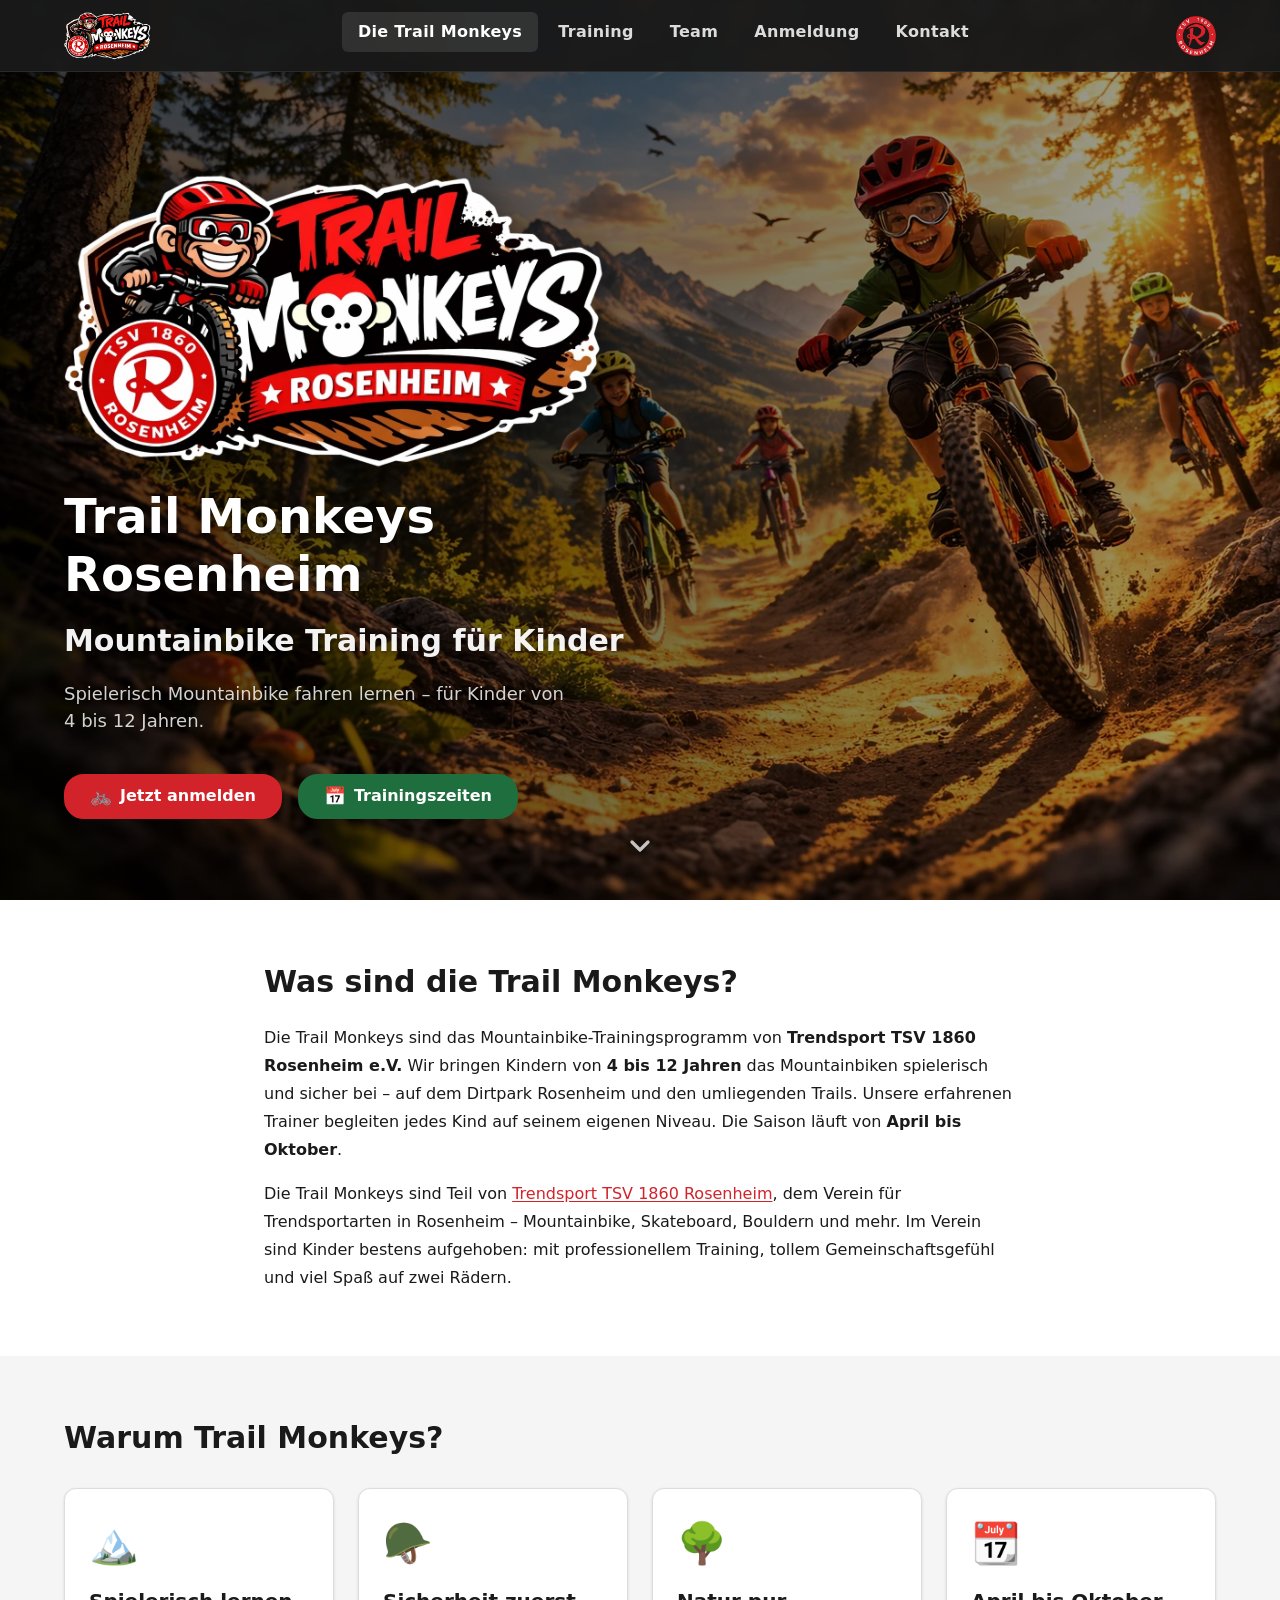
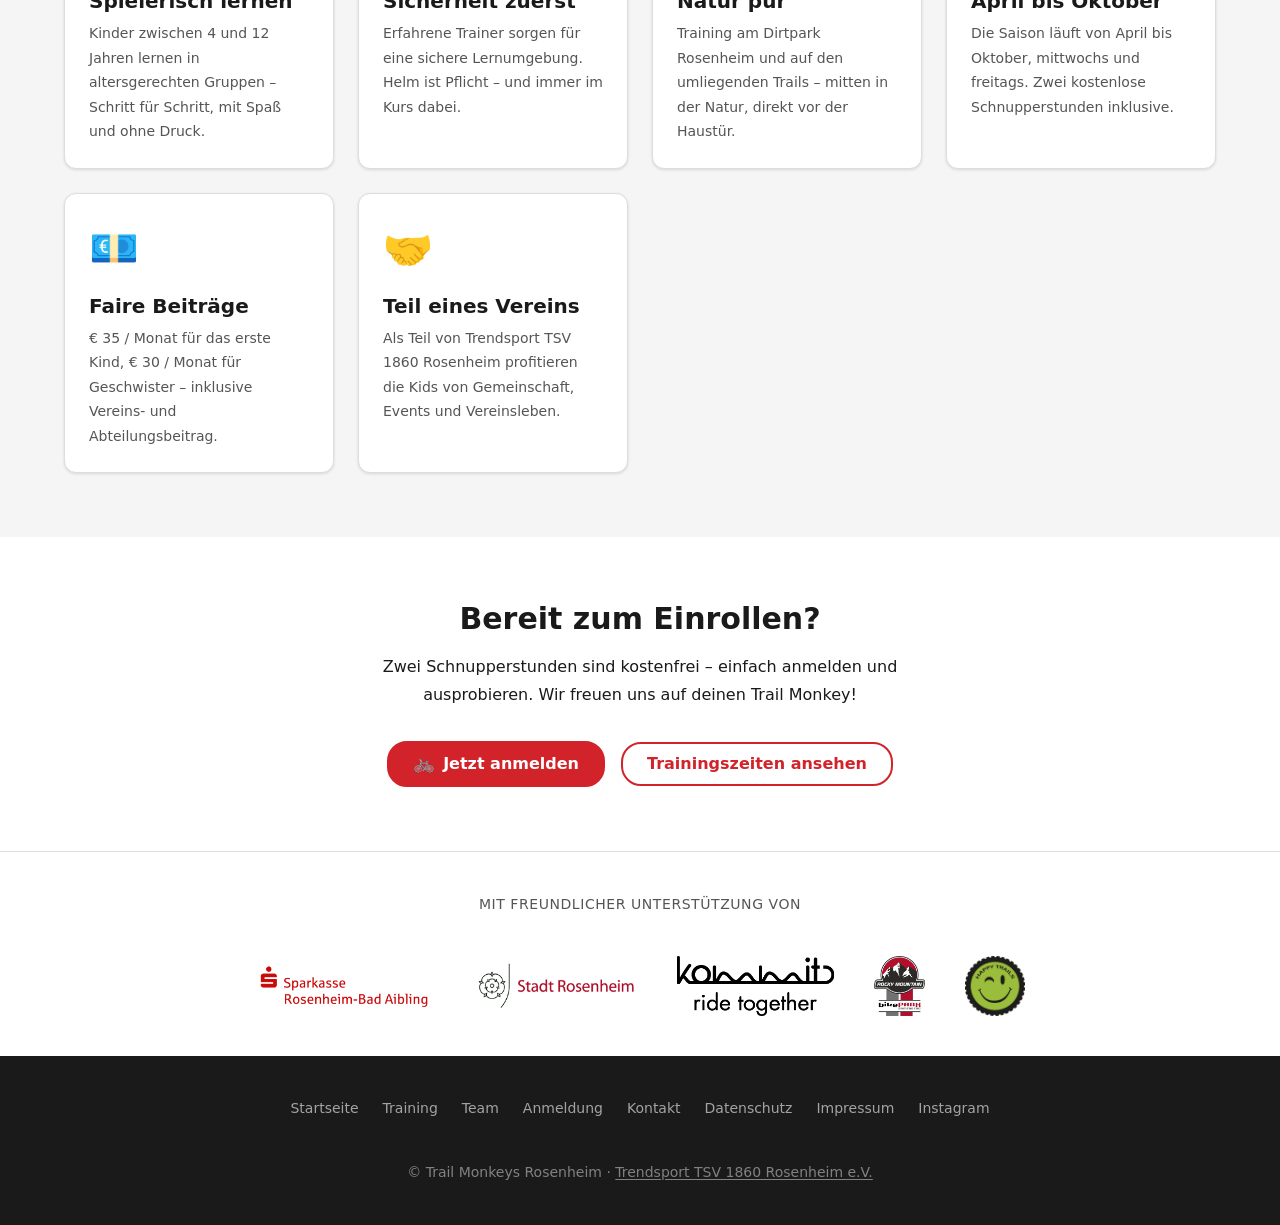
<file: index.html>
<!DOCTYPE html>
<html lang="de">
<head>
  <meta charset="UTF-8">
  <meta name="viewport" content="width=device-width, initial-scale=1.0">
  <title>Trail Monkeys Rosenheim – Mountainbike Training für Kinder</title>
  <meta name="description" content="Spielerisch Mountainbike fahren lernen – für Kinder von 4 bis 12 Jahren. Trail Monkeys Rosenheim beim TSV 1860 Rosenheim.">
  <meta name="robots" content="index, follow">

  <!-- Open Graph -->
  <meta property="og:type" content="website">
  <meta property="og:title" content="Trail Monkeys Rosenheim – Mountainbike Training für Kinder">
  <meta property="og:description" content="Spielerisch Mountainbike fahren lernen – für Kinder von 4 bis 12 Jahren.">
  <meta property="og:locale" content="de_DE">
  <meta property="og:image" content="https://trailmonkeys-rosenheim.de/assets/img/og-image.png">
  <meta property="og:image:width" content="512">
  <meta property="og:image:height" content="512">
  <meta property="og:url" content="https://trailmonkeys-rosenheim.de/">

  <!-- Favicons -->
  <link rel="icon" href="favicon.ico" sizes="any">
  <link rel="icon" href="assets/img/favicon-32x32.png" type="image/png">
  <link rel="apple-touch-icon" href="assets/img/apple-touch-icon.png">

  <!-- Styles (loaded in dependency order) -->
  <link rel="stylesheet" href="assets/css/design-tokens.css">
  <link rel="stylesheet" href="assets/css/base.css">
  <link rel="stylesheet" href="assets/css/layout.css">
  <link rel="stylesheet" href="assets/css/components.css">

  <!-- Structured data (JSON-LD) -->
  <script type="application/ld+json">
  {
    "@context": "https://schema.org",
    "@type": "SportsOrganization",
    "name": "Trail Monkeys Rosenheim",
    "description": "Mountainbike Training für Kinder von 4 bis 12 Jahren in Rosenheim",
    "url": "https://trail-monkeys-rosenheim.de",
    "logo": "https://trailmonkeys-rosenheim.de/assets/img/og-image.png",
    "sameAs": ["https://www.instagram.com/trailmonkeys.rosenheim"],
    "parentOrganization": {
      "@type": "SportsOrganization",
      "name": "Trendsport TSV 1860 Rosenheim e.V.",
      "telephone": "+498031 12639",
      "address": {
        "@type": "PostalAddress",
        "streetAddress": "Jahnstraße 25",
        "addressLocality": "Rosenheim",
        "postalCode": "83022",
        "addressCountry": "DE"
      }
    },
    "location": {
      "@type": "Place",
      "name": "Dirtpark Rosenheim",
      "address": {
        "@type": "PostalAddress",
        "streetAddress": "Lortzingstraße 15",
        "addressLocality": "Rosenheim",
        "postalCode": "83024",
        "addressCountry": "DE"
      }
    }
  }
  </script>
</head>
<body>

  <!-- Skip navigation link for screen readers -->
  <a class="skip-link" href="#main-content">Zum Hauptinhalt springen</a>

  <!-- Hamburger toggle (CSS-only, must precede header) -->
  <input type="checkbox" id="nav-toggle" aria-hidden="true">

  <!-- ====== HEADER / NAV ====== -->
  <header class="site-header" role="banner">
    <nav class="nav-inner" aria-label="Hauptnavigation">
      <a class="nav-logo" href="index.html" aria-label="Trail Monkeys Rosenheim – Startseite">
        <img src="assets/img/trail-monkeys-logo-transparent.webp"
             alt="Trail Monkeys Rosenheim Logo"
             width="48" height="48">
      </a>

      <ul class="nav-links" role="list">
        <li><a href="index.html" aria-current="page">Die Trail Monkeys</a></li>
        <li><a href="pages/training.html">Training</a></li>
        <li><a href="pages/team.html">Team</a></li>
        <li><a href="pages/anmeldung.html">Anmeldung</a></li>
        <li><a href="pages/kontakt.html">Kontakt</a></li>
      </ul>

      <!-- TSV logo badge -->
      <a class="nav-tsv-badge" href="https://tsv1860rosenheim.de/" target="_blank" rel="noopener"
         aria-label="TSV 1860 Rosenheim e.V. (öffnet in neuem Tab)">
        <img src="assets/img/TSV_1860_Rosenheim_Logo.png" alt="TSV 1860 Rosenheim" height="40">
      </a>

      <!-- Mobile hamburger button -->
      <label class="nav-toggle-label" for="nav-toggle" aria-label="Menü öffnen/schließen">
        <span></span>
        <span></span>
        <span></span>
      </label>
    </nav>
  </header>

  <!-- ====== HERO ====== -->
  <section class="hero" aria-label="Willkommen bei den Trail Monkeys">

    <div class="hero-bg" aria-hidden="true">
      <img src="assets/img/hero.webp" alt="">
    </div>

    <div class="hero-content">
      <div class="hero-logo">
        <img src="assets/img/trail-monkeys-logo-transparent.webp"
             alt="Trail Monkeys Rosenheim"
             width="400" height="400">
      </div>
      <h1>Trail Monkeys Rosenheim</h1>
      <p class="hero-subtitle">Mountainbike Training für Kinder</p>
      <p class="hero-tagline">Spielerisch Mountainbike fahren lernen – für Kinder von 4 bis 12 Jahren.</p>

      <div class="hero-ctas">
        <a href="pages/anmeldung.html" class="btn btn-primary">
          <span class="btn-icon" aria-hidden="true">🚲</span>
          Jetzt anmelden
        </a>
        <a href="pages/training.html" class="btn btn-secondary">
          <span class="btn-icon" aria-hidden="true">📅</span>
          Trainingszeiten
        </a>
      </div>
    </div>

    <!-- Scroll indicator -->
    <a class="scroll-indicator" href="#main-content" aria-label="Nach unten scrollen">
      <svg xmlns="http://www.w3.org/2000/svg" viewBox="0 0 24 24" fill="none"
           stroke="currentColor" stroke-width="2.5" stroke-linecap="round" stroke-linejoin="round"
           aria-hidden="true">
        <polyline points="6 9 12 15 18 9"/>
      </svg>
    </a>

  </section>

  <!-- ====== MAIN ====== -->
  <main id="main-content">

    <!-- Was sind die Trail Monkeys? -->
    <section class="section section-intro" aria-labelledby="intro-heading">
      <div class="container">
        <h2 id="intro-heading">Was sind die Trail Monkeys?</h2>

        <p>
          Die Trail Monkeys sind das Mountainbike-Trainingsprogramm von
          <strong>Trendsport TSV 1860 Rosenheim e.V.</strong> Wir bringen Kindern von
          <strong>4 bis 12 Jahren</strong> das Mountainbiken spielerisch und sicher bei –
          auf dem Dirtpark Rosenheim und den umliegenden Trails. Unsere erfahrenen Trainer
          begleiten jedes Kind auf seinem eigenen Niveau.
          Die Saison läuft von <strong>April bis Oktober</strong>.
        </p>

        <p>
          Die Trail Monkeys sind Teil von <a href="https://www.trendsport-rosenheim.de" target="_blank" rel="noopener">Trendsport TSV 1860 Rosenheim</a>,
          dem Verein für Trendsportarten in Rosenheim – Mountainbike, Skateboard, Bouldern und mehr.
          Im Verein sind Kinder bestens aufgehoben: mit professionellem Training, tollem
          Gemeinschaftsgefühl und viel Spaß auf zwei Rädern.
        </p>
      </div>
    </section>

    <!-- Feature highlights -->
    <section class="section section--alt" aria-labelledby="highlights-heading">
      <div class="container">
        <h2 id="highlights-heading">Warum Trail Monkeys?</h2>

        <div class="cards-grid">
          <article class="card">
            <div class="card-icon" aria-hidden="true">🏔️</div>
            <h3>Spielerisch lernen</h3>
            <p>Kinder zwischen 4 und 12 Jahren lernen in altersgerechten Gruppen – Schritt für Schritt, mit Spaß und ohne Druck.</p>
          </article>

          <article class="card">
            <div class="card-icon" aria-hidden="true">🪖</div>
            <h3>Sicherheit zuerst</h3>
            <p>Erfahrene Trainer sorgen für eine sichere Lernumgebung. Helm ist Pflicht – und immer im Kurs dabei.</p>
          </article>

          <article class="card">
            <div class="card-icon" aria-hidden="true">🌳</div>
            <h3>Natur pur</h3>
            <p>Training am Dirtpark Rosenheim und auf den umliegenden Trails – mitten in der Natur, direkt vor der Haustür.</p>
          </article>

          <article class="card">
            <div class="card-icon" aria-hidden="true">📆</div>
            <h3>April bis Oktober</h3>
            <p>Die Saison läuft von April bis Oktober, mittwochs und freitags. Zwei kostenlose Schnupperstunden inklusive.</p>
          </article>

          <article class="card">
            <div class="card-icon" aria-hidden="true">💶</div>
            <h3>Faire Beiträge</h3>
            <p>€ 35 / Monat für das erste Kind, € 30 / Monat für Geschwister – inklusive Vereins- und Abteilungsbeitrag.</p>
          </article>

          <article class="card">
            <div class="card-icon" aria-hidden="true">🤝</div>
            <h3>Teil eines Vereins</h3>
            <p>Als Teil von Trendsport TSV 1860 Rosenheim profitieren die Kids von Gemeinschaft, Events und Vereinsleben.</p>
          </article>
        </div>
      </div>
    </section>

    <!-- CTA banner -->
    <section class="section" aria-label="Anmeldung">
      <div class="container" style="text-align: center;">
        <h2>Bereit zum Einrollen?</h2>
        <p style="max-width: 560px; margin: var(--space-4) auto var(--space-8);">
          Zwei Schnupperstunden sind kostenfrei – einfach anmelden und ausprobieren.
          Wir freuen uns auf deinen Trail Monkey!
        </p>
        <div class="hero-ctas" style="justify-content: center;">
          <a href="pages/anmeldung.html" class="btn btn-primary">
            <span class="btn-icon" aria-hidden="true">🚲</span>
            Jetzt anmelden
          </a>
          <a href="pages/training.html" class="btn btn-outline">
            Trainingszeiten ansehen
          </a>
        </div>
      </div>
    </section>

  </main>

  <!-- ====== SUPPORTERS BAR ====== -->
  <section class="supporters-bar" aria-label="Unsere Unterstützer">
    <div class="container">
      <p class="supporters-label">Mit freundlicher Unterstützung von</p>
      <div class="supporters-grid">
        <a class="supporter-item" href="https://www.sparkasse-ros.de" target="_blank" rel="noopener"
           aria-label="Sparkasse Rosenheim-Bad Aibling">
          <img src="assets/img/sparkasse.webp" alt="Sparkasse Rosenheim-Bad Aibling">
        </a>
        <a class="supporter-item" href="https://www.rosenheim.de" target="_blank" rel="noopener"
           aria-label="Stadt Rosenheim">
          <img src="assets/img/stadt-rosenheim.png" alt="Stadt Rosenheim">
        </a>
        <a class="supporter-item" href="https://www.kommit.bike" target="_blank" rel="noopener"
           aria-label="Kommit – ride together">
          <img src="assets/img/kommit.png" alt="Kommit – ride together">
        </a>
        <a class="supporter-item" href="https://www.bikepark-samerberg.de" target="_blank" rel="noopener"
           aria-label="Bikepark Samerberg">
          <img src="assets/img/bikepark-samerberg.webp" alt="Bikepark Samerberg">
        </a>
        <a class="supporter-item" href="#" target="_blank" rel="noopener"
           aria-label="Happy Trails">
          <img src="assets/img/happy-trails.png" alt="Happy Trails">
        </a>
      </div>
    </div>
  </section>

  <!-- ====== FOOTER ====== -->
  <footer class="site-footer" role="contentinfo">
    <div class="container">
      <nav aria-label="Footer Navigation">
        <ul class="footer-links">
          <li><a href="index.html">Startseite</a></li>
          <li><a href="pages/training.html">Training</a></li>
          <li><a href="pages/team.html">Team</a></li>
          <li><a href="pages/anmeldung.html">Anmeldung</a></li>
            <li><a href="pages/kontakt.html">Kontakt</a></li>
          <li><a href="pages/datenschutz.html">Datenschutz</a></li>
          <li><a href="pages/impressum.html">Impressum</a></li>
          <li>
            <a href="https://www.instagram.com/trailmonkeys.rosenheim"
               target="_blank" rel="noopener"
               aria-label="Instagram @trailmonkeys.rosenheim (öffnet in neuem Tab)">
              Instagram
            </a>
          </li>
        </ul>
      </nav>
      <p class="footer-copy">
        &copy; Trail Monkeys Rosenheim &middot;
        <a href="https://www.trendsport-rosenheim.de" target="_blank" rel="noopener"
           style="color: rgba(255,255,255,0.45);">Trendsport TSV 1860 Rosenheim e.V.</a>
      </p>
    </div>
  </footer>

</body>
</html>
</file>
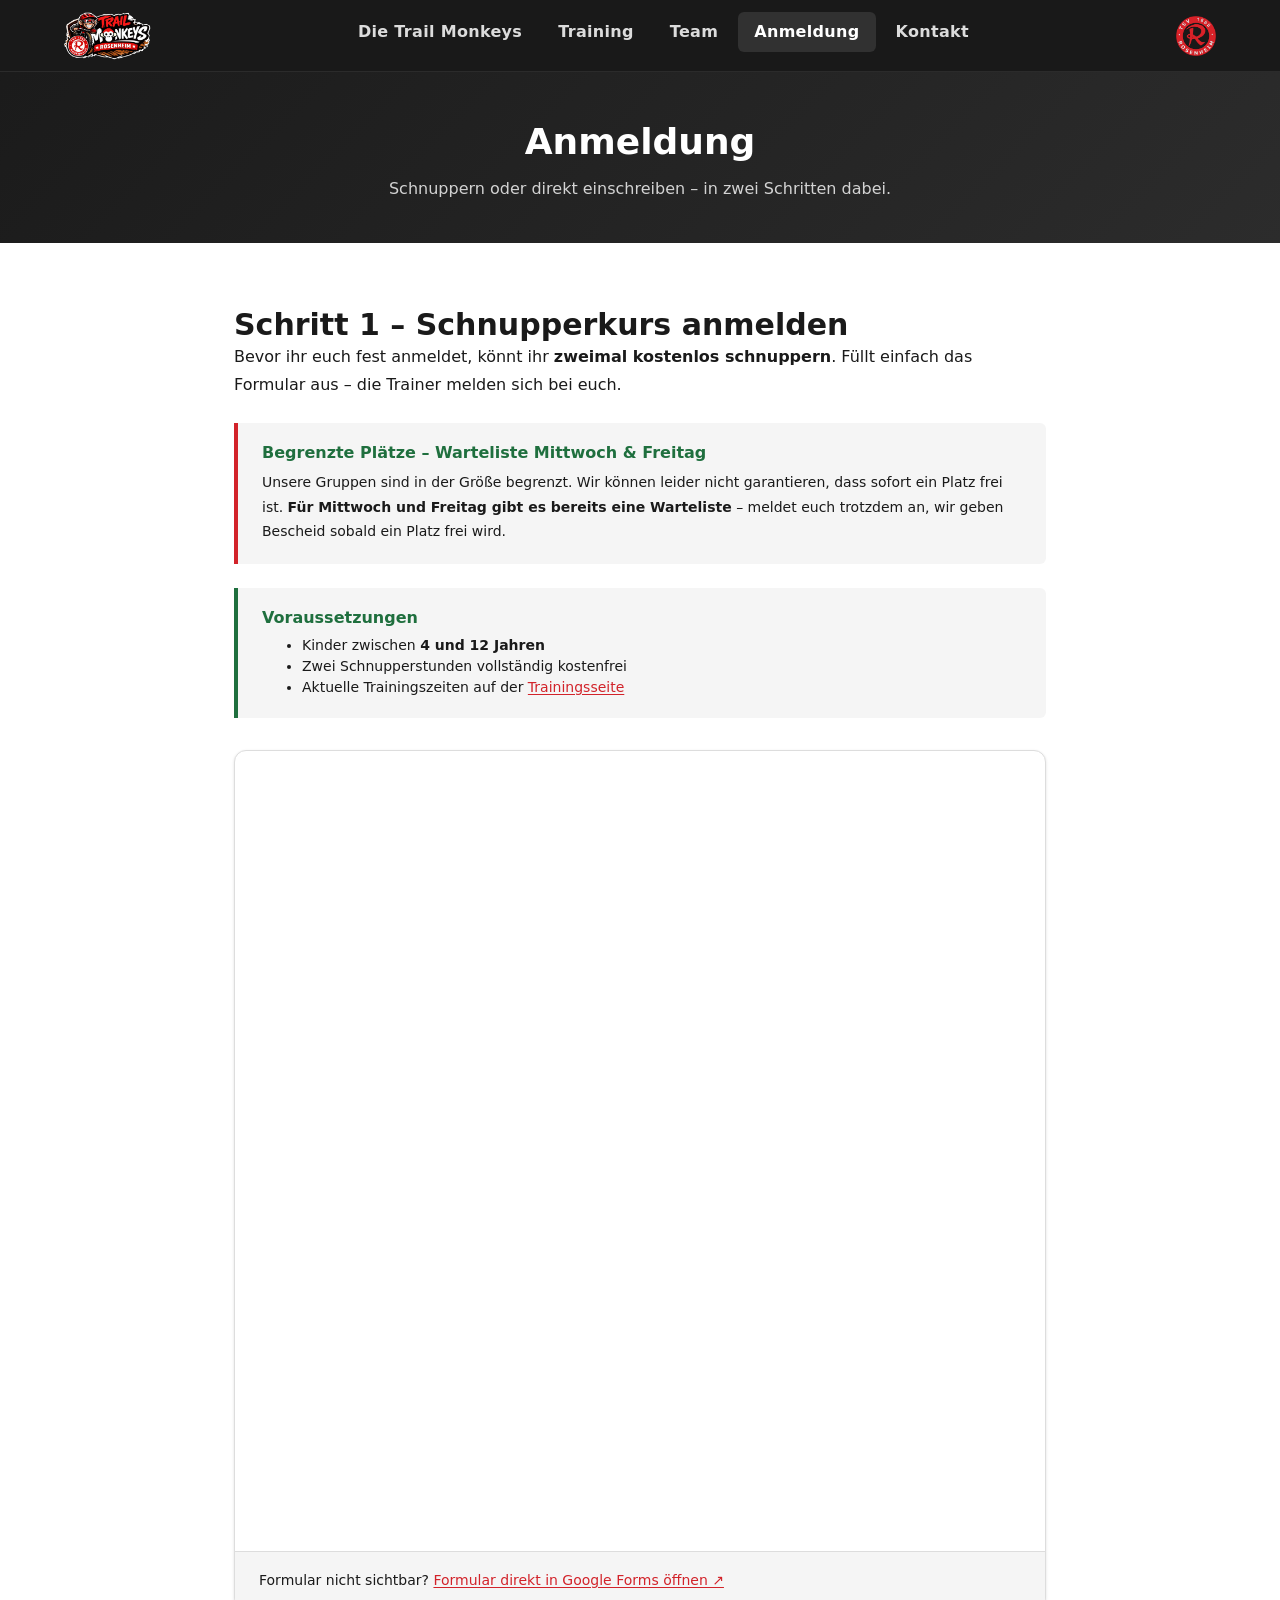
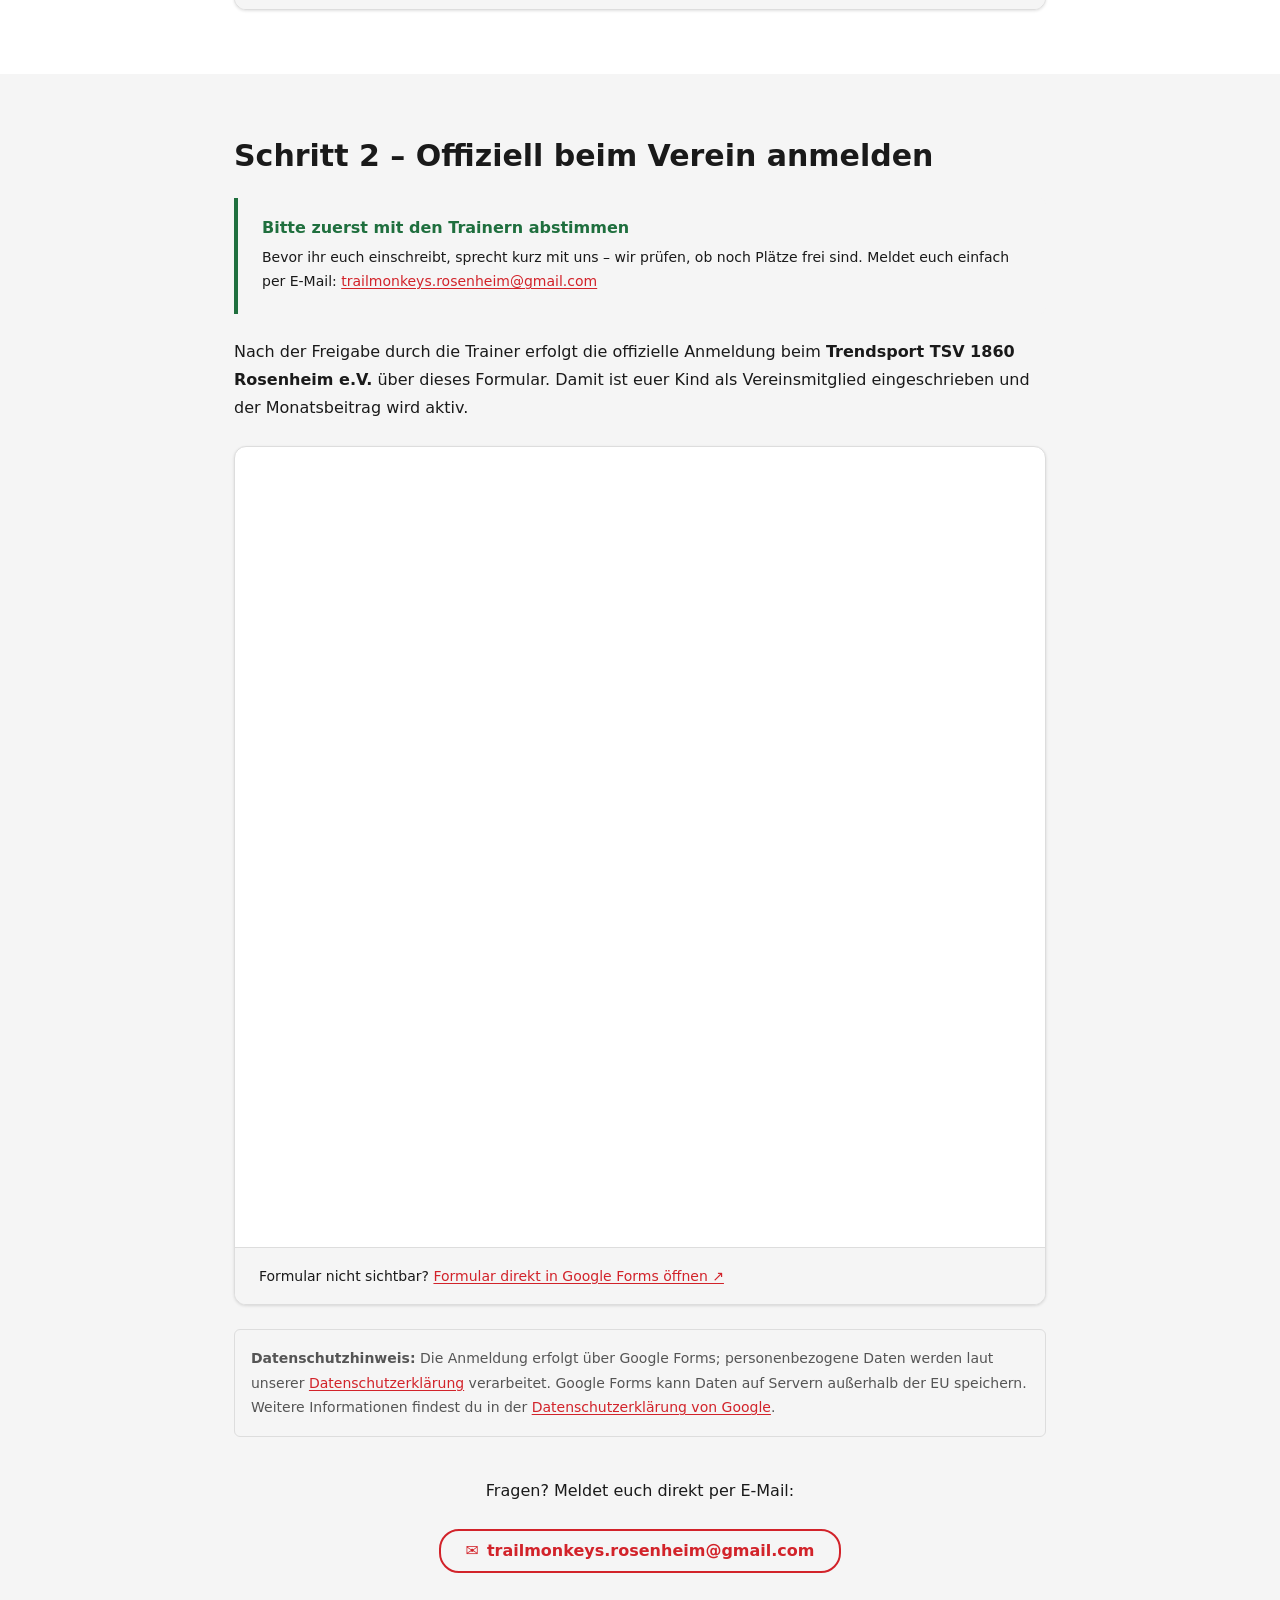
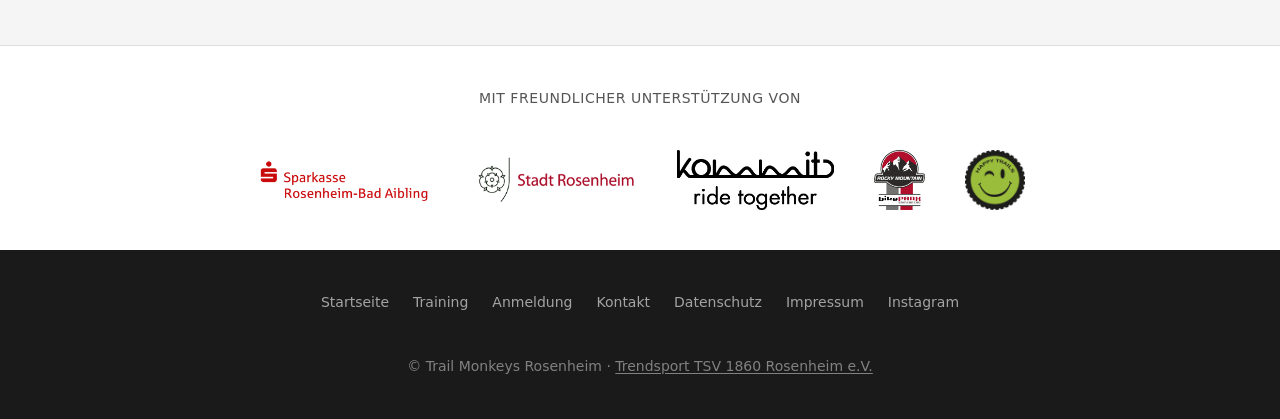
<file: pages/anmeldung.html>
<!DOCTYPE html>
<html lang="de">
<head>
  <meta charset="UTF-8">
  <meta name="viewport" content="width=device-width, initial-scale=1.0">
  <title>Anmeldung – Trail Monkeys Rosenheim</title>
  <meta name="description" content="Jetzt für das Mountainbike-Training der Trail Monkeys Rosenheim anmelden. Zwei kostenlose Schnupperstunden für Kinder von 4 bis 12 Jahren.">

  <!-- Favicons -->  <link rel="icon" href="../favicon.ico" sizes="any">  <link rel="icon" href="../assets/img/favicon-32x32.png" type="image/png">  <link rel="apple-touch-icon" href="../assets/img/apple-touch-icon.png">  <!-- Open Graph image -->  <meta property="og:image" content="https://trailmonkeys-rosenheim.de/assets/img/og-image.png">  <meta property="og:image:width" content="512">  <meta property="og:image:height" content="512">  <meta property="og:url" content="https://trailmonkeys-rosenheim.de/pages/anmeldung.html">  <link rel="stylesheet" href="../assets/css/design-tokens.css">
  <link rel="stylesheet" href="../assets/css/base.css">
  <link rel="stylesheet" href="../assets/css/layout.css">
  <link rel="stylesheet" href="../assets/css/components.css">
</head>
<body>

  <a class="skip-link" href="#main-content">Zum Hauptinhalt springen</a>
  <input type="checkbox" id="nav-toggle" aria-hidden="true">

  <!-- ====== HEADER / NAV ====== -->
  <header class="site-header" role="banner">
    <nav class="nav-inner" aria-label="Hauptnavigation">
      <a class="nav-logo" href="../index.html" aria-label="Trail Monkeys Rosenheim – Startseite">
        <img src="../assets/img/trail-monkeys-logo-transparent.webp"
             alt="Trail Monkeys Rosenheim Logo"
             width="48" height="48">
      </a>

      <ul class="nav-links" role="list">
        <li><a href="../index.html">Die Trail Monkeys</a></li>
        <li><a href="training.html">Training</a></li>
        <li><a href="team.html">Team</a></li>
        <li><a href="anmeldung.html" aria-current="page">Anmeldung</a></li>
        <li><a href="kontakt.html">Kontakt</a></li>
      </ul>

      <a class="nav-tsv-badge" href="https://tsv1860rosenheim.de/" target="_blank" rel="noopener"
         aria-label="TSV 1860 Rosenheim e.V. (öffnet in neuem Tab)">
        <img src="../assets/img/TSV_1860_Rosenheim_Logo.png" alt="TSV 1860 Rosenheim" height="40">
      </a>

      <label class="nav-toggle-label" for="nav-toggle" aria-label="Menü öffnen/schließen">
        <span></span><span></span><span></span>
      </label>
    </nav>
  </header>

  <!-- ====== PAGE HERO ====== -->
  <div class="page-hero">
    <h1>Anmeldung</h1>
    <p>Schnuppern oder direkt einschreiben – in zwei Schritten dabei.</p>
  </div>

  <!-- ====== MAIN ====== -->
  <main id="main-content">

    <!-- Step 1: Schnupperkurs -->
    <section class="section" aria-labelledby="schnupper-heading">
      <div class="container" style="max-width: 860px;">

        <h2 id="schnupper-heading">Schritt 1 – Schnupperkurs anmelden</h2>
        <p style="margin-bottom: var(--space-6);">
          Bevor ihr euch fest anmeldet, könnt ihr <strong>zweimal kostenlos schnuppern</strong>.
          Füllt einfach das Formular aus – die Trainer melden sich bei euch.
        </p>

        <div class="info-box" style="margin-bottom: var(--space-6); border-left: 4px solid var(--color-primary);">
          <h4>Begrenzte Plätze – Warteliste Mittwoch &amp; Freitag</h4>
          <p>
            Unsere Gruppen sind in der Größe begrenzt. Wir können leider nicht garantieren,
            dass sofort ein Platz frei ist. <strong>Für Mittwoch und Freitag gibt es bereits
            eine Warteliste</strong> – meldet euch trotzdem an, wir geben Bescheid sobald ein
            Platz frei wird.
          </p>
        </div>

        <div class="info-box" style="margin-bottom: var(--space-8);">
          <h4>Voraussetzungen</h4>
          <ul>
            <li>Kinder zwischen <strong>4 und 12 Jahren</strong></li>
            <li>Zwei Schnupperstunden vollständig kostenfrei</li>
            <li>Aktuelle Trainingszeiten auf der <a href="training.html">Trainingsseite</a></li>
          </ul>
        </div>

        <div class="form-wrapper">
          <iframe
            src="https://docs.google.com/forms/d/e/1FAIpQLSdhIBG4myQT-IL3MRHv52RoM02QX9F_ZxXS1oSGUiQuOIY-Pw/viewform?embedded=true"
            title="Schnupperkurs anmelden – Trail Monkeys Rosenheim"
            allowfullscreen
            loading="lazy"
            aria-label="Schnupperkurs-Anmeldeformular (Google Forms)"
            style="display:block;">
            Dein Browser unterstützt keine eingebetteten Formulare.
          </iframe>
          <div class="form-fallback" role="note">
            <p>
              Formular nicht sichtbar?
              <a href="https://docs.google.com/forms/d/e/1FAIpQLSdhIBG4myQT-IL3MRHv52RoM02QX9F_ZxXS1oSGUiQuOIY-Pw/viewform"
                 target="_blank" rel="noopener">
                Formular direkt in Google Forms öffnen ↗
              </a>
            </p>
          </div>
        </div>

      </div>
    </section>

    <!-- Step 2: Vereinsanmeldung -->
    <section class="section section--alt" aria-labelledby="verein-heading">
      <div class="container" style="max-width: 860px;">

        <h2 id="verein-heading">Schritt 2 – Offiziell beim Verein anmelden</h2>
        <div class="info-box" style="margin-bottom: var(--space-6);">
          <h4>Bitte zuerst mit den Trainern abstimmen</h4>
          <p>Bevor ihr euch einschreibt, sprecht kurz mit uns – wir prüfen, ob noch Plätze frei sind.
             Meldet euch einfach per E-Mail:
             <a href="mailto:trailmonkeys.rosenheim@gmail.com">trailmonkeys.rosenheim@gmail.com</a>
          </p>
        </div>
        <p style="margin-bottom: var(--space-6);">
          Nach der Freigabe durch die Trainer erfolgt die offizielle Anmeldung beim
          <strong>Trendsport TSV 1860 Rosenheim e.V.</strong> über dieses Formular.
          Damit ist euer Kind als Vereinsmitglied eingeschrieben und der Monatsbeitrag wird aktiv.
        </p>

        <div class="form-wrapper">
          <iframe
            src="https://docs.google.com/forms/d/e/1FAIpQLSdUBWMc3muVTrMy9oaLUEVSFuBmrTfrcljo244VuG_PJSbtRA/viewform?embedded=true"
            title="Vereinsanmeldung TSV 1860 Rosenheim"
            allowfullscreen
            loading="lazy"
            aria-label="Vereins-Anmeldeformular (Google Forms)"
            style="display:block;">
            Dein Browser unterstützt keine eingebetteten Formulare.
          </iframe>
          <div class="form-fallback" role="note">
            <p>
              Formular nicht sichtbar?
              <a href="https://docs.google.com/forms/d/e/1FAIpQLSdUBWMc3muVTrMy9oaLUEVSFuBmrTfrcljo244VuG_PJSbtRA/viewform"
                 target="_blank" rel="noopener">
                Formular direkt in Google Forms öffnen ↗
              </a>
            </p>
          </div>
        </div>

        <!-- Privacy note -->
        <p class="form-privacy-note" role="note" style="margin-top: var(--space-6);">
          <strong>Datenschutzhinweis:</strong>
          Die Anmeldung erfolgt über Google Forms; personenbezogene Daten werden laut unserer
          <a href="datenschutz.html">Datenschutzerklärung</a>
          verarbeitet. Google Forms kann Daten auf Servern außerhalb der EU speichern.
          Weitere Informationen findest du in der
          <a href="https://policies.google.com/privacy" target="_blank" rel="noopener">Datenschutzerklärung von Google</a>.
        </p>

        <!-- Contact fallback -->
        <div style="margin-top: var(--space-10); text-align: center;">
          <p>Fragen? Meldet euch direkt per E-Mail:</p>
          <p style="margin-top: var(--space-3);">
            <a href="mailto:trailmonkeys.rosenheim@gmail.com" class="btn btn-outline" style="margin: var(--space-2);">
              <span aria-hidden="true">✉️</span> trailmonkeys.rosenheim@gmail.com
            </a>
          </p>
        </div>

      </div>
    </section>

  </main>

  <!-- ====== SUPPORTERS BAR ====== -->
  <section class="supporters-bar" aria-label="Unsere Unterstützer">
    <div class="container">
      <p class="supporters-label">Mit freundlicher Unterstützung von</p>
      <div class="supporters-grid">
        <a class="supporter-item" href="https://www.sparkasse-ros.de" target="_blank" rel="noopener"
           aria-label="Sparkasse Rosenheim-Bad Aibling">
          <img src="../assets/img/sparkasse.webp" alt="Sparkasse Rosenheim-Bad Aibling">
        </a>
        <a class="supporter-item" href="https://www.rosenheim.de" target="_blank" rel="noopener"
           aria-label="Stadt Rosenheim">
          <img src="../assets/img/stadt-rosenheim.png" alt="Stadt Rosenheim">
        </a>
        <a class="supporter-item" href="https://www.kommit.bike" target="_blank" rel="noopener"
           aria-label="Kommit – ride together">
          <img src="../assets/img/kommit.png" alt="Kommit – ride together">
        </a>
        <a class="supporter-item" href="https://www.bikepark-samerberg.de" target="_blank" rel="noopener"
           aria-label="Bikepark Samerberg">
          <img src="../assets/img/bikepark-samerberg.webp" alt="Bikepark Samerberg">
        </a>
        <a class="supporter-item" href="#" target="_blank" rel="noopener"
           aria-label="Happy Trails">
          <img src="../assets/img/happy-trails.png" alt="Happy Trails">
        </a>
      </div>
    </div>
  </section>

  <!-- ====== FOOTER ====== -->
  <footer class="site-footer" role="contentinfo">
    <div class="container">
      <nav aria-label="Footer Navigation">
        <ul class="footer-links">
          <li><a href="../index.html">Startseite</a></li>
          <li><a href="training.html">Training</a></li>
          <li><a href="anmeldung.html">Anmeldung</a></li>
            <li><a href="kontakt.html">Kontakt</a></li>
          <li><a href="datenschutz.html">Datenschutz</a></li>
          <li><a href="impressum.html">Impressum</a></li>
          <li>
            <a href="https://www.instagram.com/trailmonkeys.rosenheim"
               target="_blank" rel="noopener"
               aria-label="Instagram @trailmonkeys.rosenheim (öffnet in neuem Tab)">Instagram</a>
          </li>
        </ul>
      </nav>
      <p class="footer-copy">
        &copy; Trail Monkeys Rosenheim &middot;
        <a href="https://www.trendsport-rosenheim.de" target="_blank" rel="noopener"
           style="color: rgba(255,255,255,0.45);">Trendsport TSV 1860 Rosenheim e.V.</a>
      </p>
    </div>
  </footer>

</body>
</html>
</file>
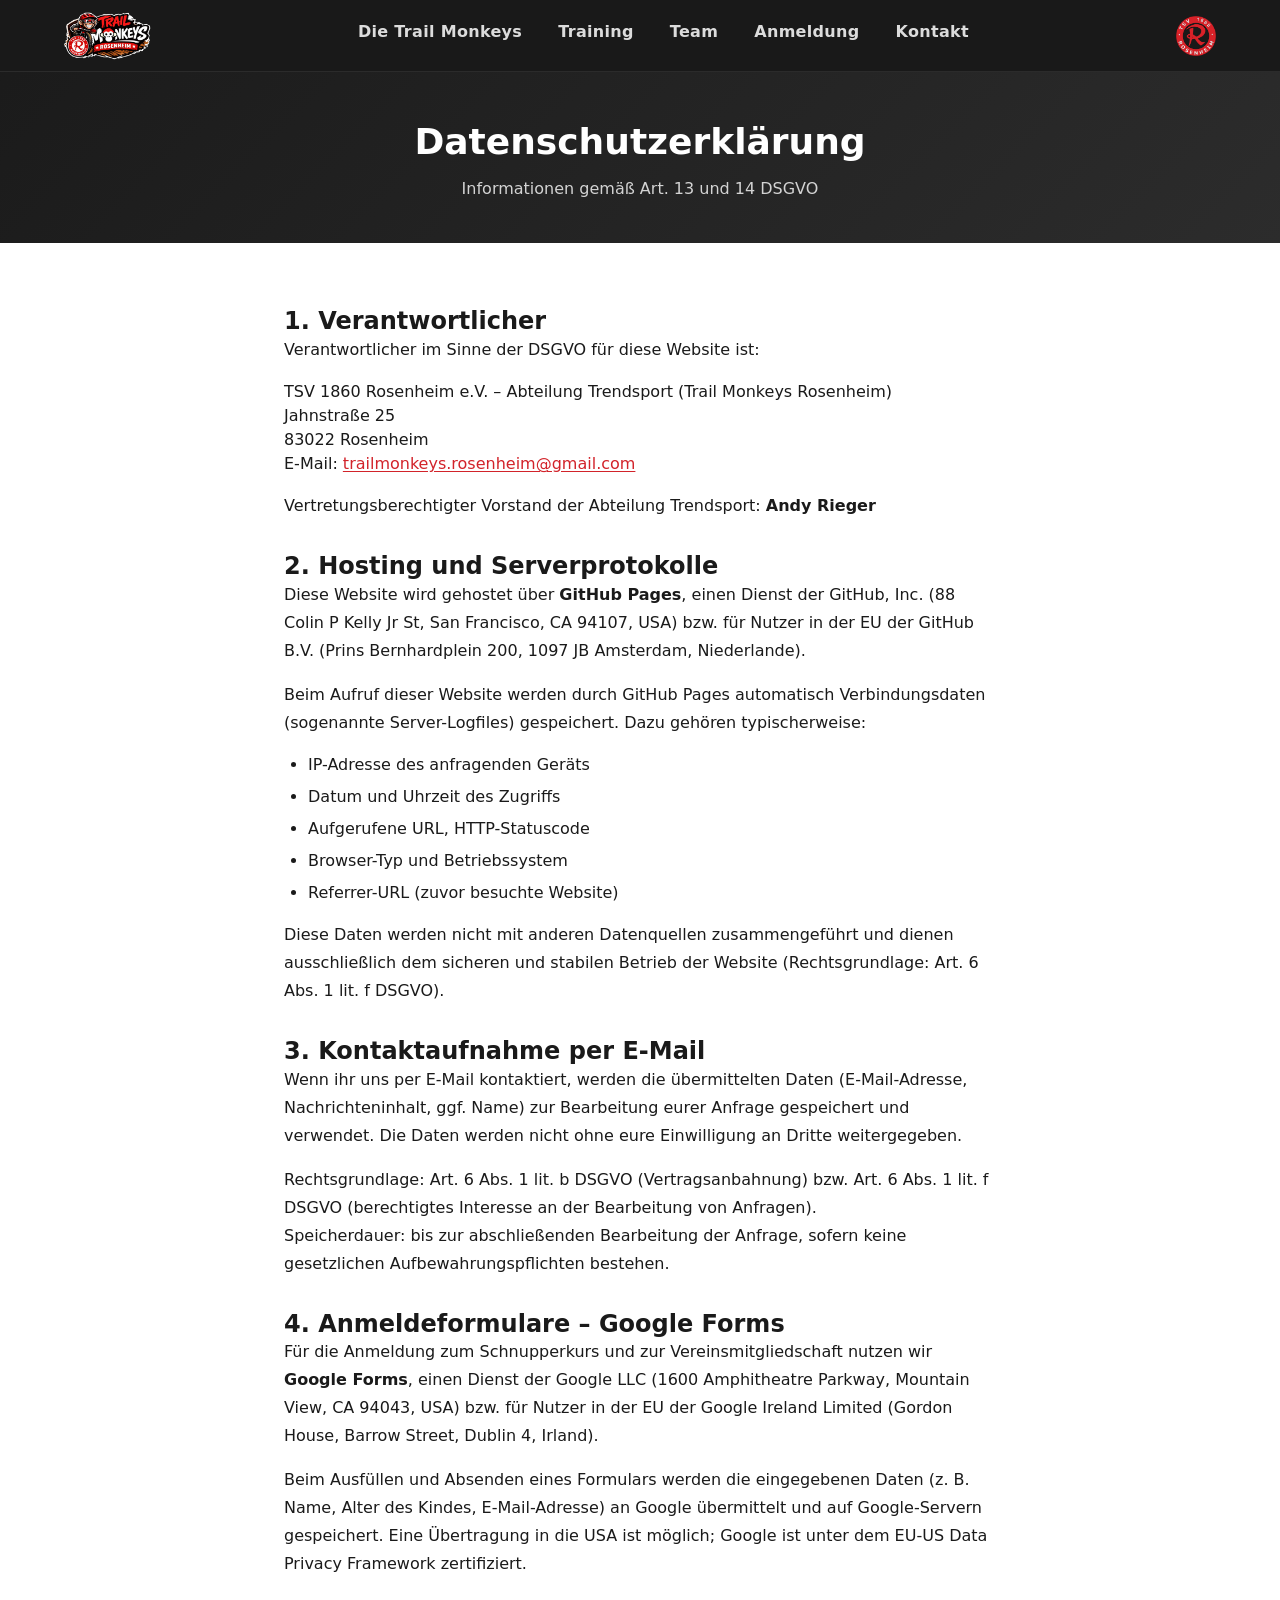
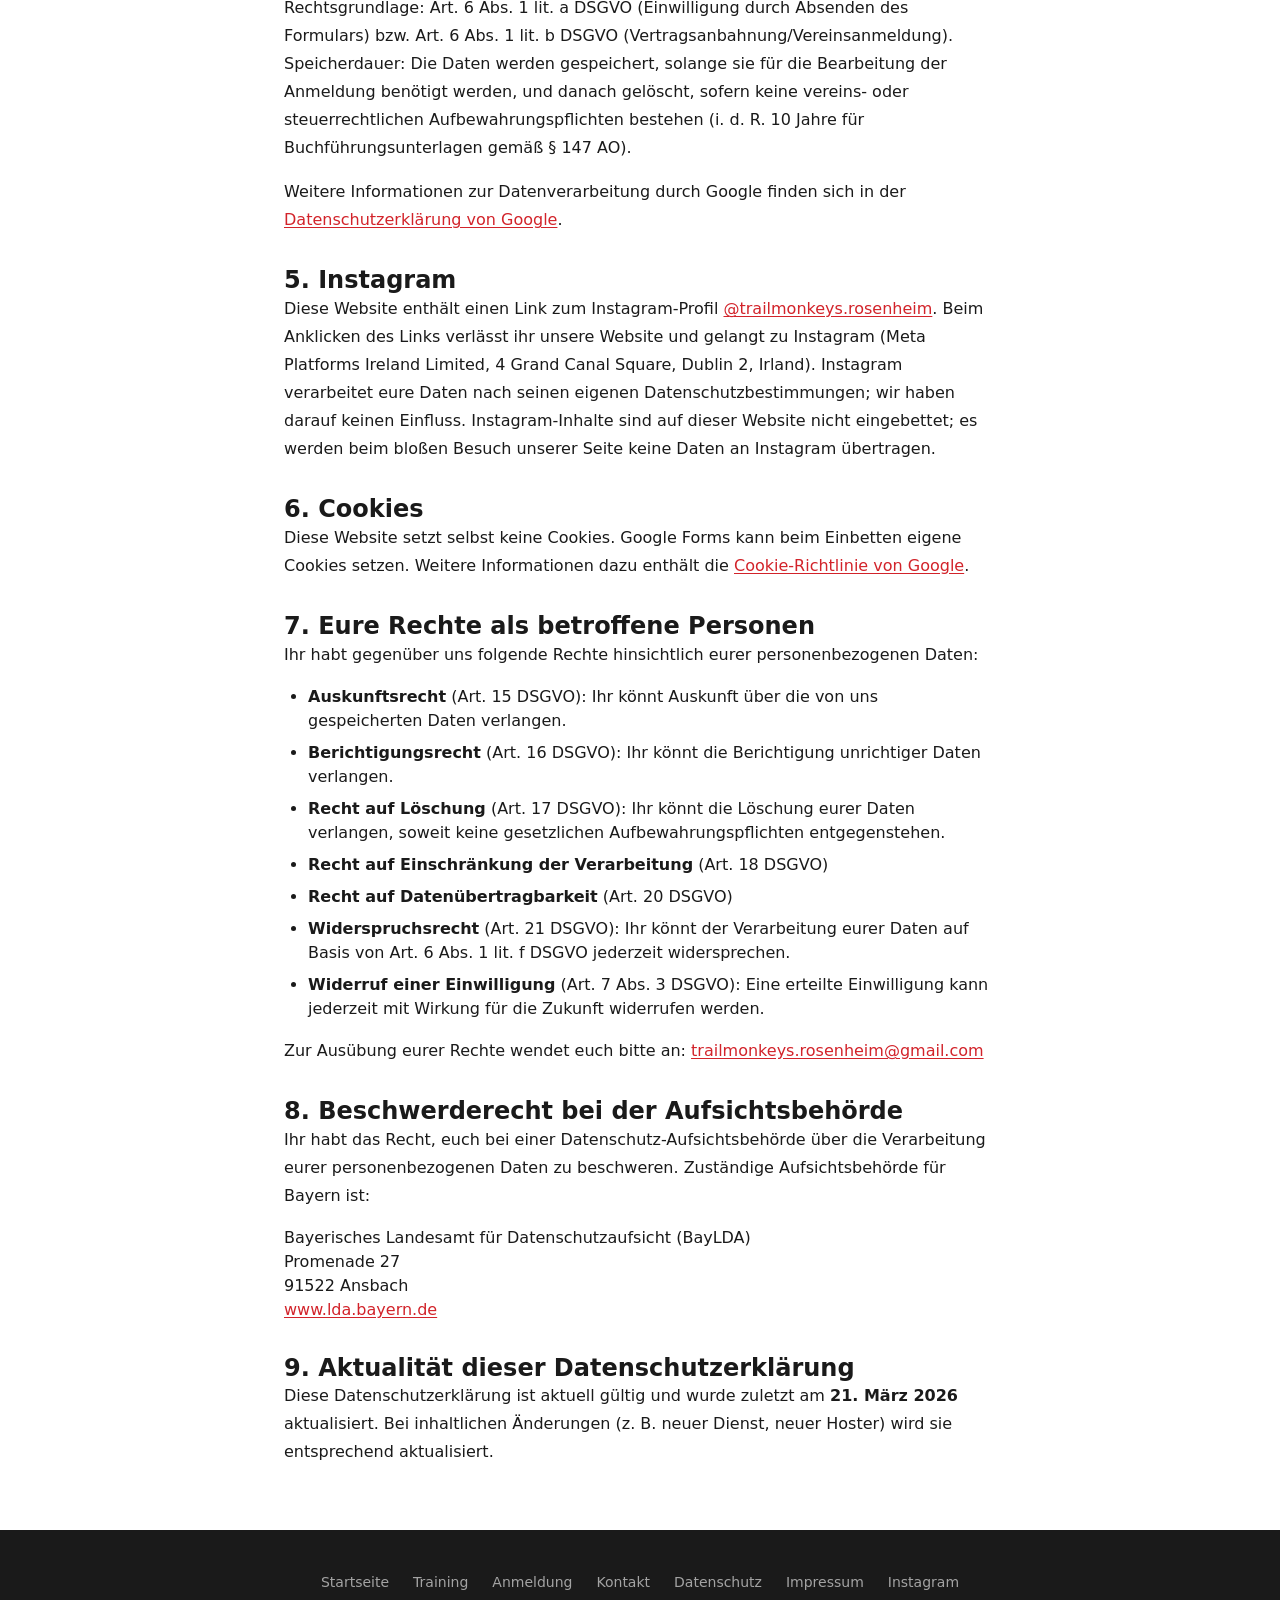
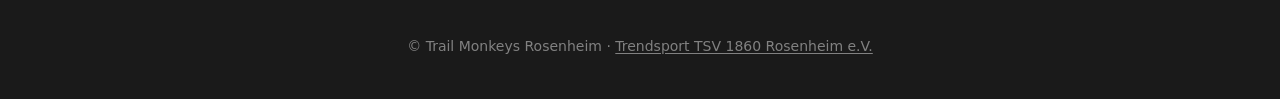
<file: pages/datenschutz.html>
<!DOCTYPE html>
<html lang="de">
<head>
  <meta charset="UTF-8">
  <meta name="viewport" content="width=device-width, initial-scale=1.0">
  <title>Datenschutzerklärung – Trail Monkeys Rosenheim</title>
  <meta name="robots" content="noindex">

  <!-- Favicons -->  <link rel="icon" href="../favicon.ico" sizes="any">  <link rel="icon" href="../assets/img/favicon-32x32.png" type="image/png">  <link rel="apple-touch-icon" href="../assets/img/apple-touch-icon.png">  <!-- Open Graph image -->  <meta property="og:image" content="https://trailmonkeys-rosenheim.de/assets/img/og-image.png">  <meta property="og:image:width" content="512">  <meta property="og:image:height" content="512">  <meta property="og:url" content="https://trailmonkeys-rosenheim.de/pages/datenschutz.html">  <link rel="stylesheet" href="../assets/css/design-tokens.css">
  <link rel="stylesheet" href="../assets/css/base.css">
  <link rel="stylesheet" href="../assets/css/layout.css">
  <link rel="stylesheet" href="../assets/css/components.css">
</head>
<body>

  <a class="skip-link" href="#main-content">Zum Hauptinhalt springen</a>
  <input type="checkbox" id="nav-toggle" aria-hidden="true">

  <!-- ====== HEADER / NAV ====== -->
  <header class="site-header" role="banner">
    <nav class="nav-inner" aria-label="Hauptnavigation">
      <a class="nav-logo" href="../index.html" aria-label="Trail Monkeys Rosenheim – Startseite">
        <img src="../assets/img/trail-monkeys-logo-transparent.webp"
             alt="Trail Monkeys Rosenheim Logo"
             width="48" height="48">
      </a>

      <ul class="nav-links" role="list">
        <li><a href="../index.html">Die Trail Monkeys</a></li>
        <li><a href="training.html">Training</a></li>
        <li><a href="team.html">Team</a></li>
        <li><a href="anmeldung.html">Anmeldung</a></li>
        <li><a href="kontakt.html">Kontakt</a></li>
      </ul>

      <a class="nav-tsv-badge" href="https://tsv1860rosenheim.de/" target="_blank" rel="noopener"
         aria-label="TSV 1860 Rosenheim e.V. (öffnet in neuem Tab)">
        <img src="../assets/img/TSV_1860_Rosenheim_Logo.png" alt="TSV 1860 Rosenheim" height="40">
      </a>

      <label class="nav-toggle-label" for="nav-toggle" aria-label="Menü öffnen/schließen">
        <span></span><span></span><span></span>
      </label>
    </nav>
  </header>

  <!-- ====== PAGE HERO ====== -->
  <div class="page-hero">
    <h1>Datenschutzerklärung</h1>
    <p>Informationen gemäß Art. 13 und 14 DSGVO</p>
  </div>

  <!-- ====== MAIN ====== -->
  <main id="main-content">

    <section class="section" aria-labelledby="datenschutz-heading">
      <div class="container" style="max-width: 760px;">

        <h2 id="datenschutz-heading" class="sr-only">Datenschutzerklärung</h2>

        <!-- 1. Verantwortlicher -->
        <h3>1. Verantwortlicher</h3>
        <p>
          Verantwortlicher im Sinne der DSGVO für diese Website ist:
        </p>
        <address style="font-style: normal; margin: var(--space-4) 0;">
          TSV 1860 Rosenheim e.V. – Abteilung Trendsport (Trail Monkeys Rosenheim)<br>
          Jahnstraße 25<br>
          83022 Rosenheim<br>
          E-Mail: <a href="mailto:trailmonkeys.rosenheim@gmail.com">trailmonkeys.rosenheim@gmail.com</a>
        </address>
        <p>Vertretungsberechtigter Vorstand der Abteilung Trendsport: <strong>Andy Rieger</strong></p>

        <!-- 2. Hosting -->
        <h3 style="margin-top: var(--space-8);">2. Hosting und Serverprotokolle</h3>
        <p>
          Diese Website wird gehostet über <strong>GitHub Pages</strong>, einen Dienst der
          GitHub, Inc. (88 Colin P Kelly Jr St, San Francisco, CA 94107, USA) bzw. für Nutzer in der EU
          der GitHub B.V. (Prins Bernhardplein 200, 1097 JB Amsterdam, Niederlande).
        </p>
        <p>
          Beim Aufruf dieser Website werden durch GitHub Pages automatisch Verbindungsdaten
          (sogenannte Server-Logfiles) gespeichert. Dazu gehören typischerweise:
        </p>
        <ul>
          <li>IP-Adresse des anfragenden Geräts</li>
          <li>Datum und Uhrzeit des Zugriffs</li>
          <li>Aufgerufene URL, HTTP-Statuscode</li>
          <li>Browser-Typ und Betriebssystem</li>
          <li>Referrer-URL (zuvor besuchte Website)</li>
        </ul>
        <p>
          Diese Daten werden nicht mit anderen Datenquellen zusammengeführt und dienen ausschließlich
          dem sicheren und stabilen Betrieb der Website (Rechtsgrundlage: Art. 6 Abs. 1 lit. f DSGVO).
        </p>

        <!-- 3. Kontaktaufnahme per E-Mail -->
        <h3 style="margin-top: var(--space-8);">3. Kontaktaufnahme per E-Mail</h3>
        <p>
          Wenn ihr uns per E-Mail kontaktiert, werden die übermittelten Daten (E-Mail-Adresse,
          Nachrichteninhalt, ggf. Name) zur Bearbeitung eurer Anfrage gespeichert und verwendet.
          Die Daten werden nicht ohne eure Einwilligung an Dritte weitergegeben.
        </p>
        <p>
          Rechtsgrundlage: Art. 6 Abs. 1 lit. b DSGVO (Vertragsanbahnung) bzw.
          Art. 6 Abs. 1 lit. f DSGVO (berechtigtes Interesse an der Bearbeitung von Anfragen).<br>
          Speicherdauer: bis zur abschließenden Bearbeitung der Anfrage, sofern keine gesetzlichen
          Aufbewahrungspflichten bestehen.
        </p>

        <!-- 4. Anmeldeformulare (Google Forms) -->
        <h3 style="margin-top: var(--space-8);">4. Anmeldeformulare – Google Forms</h3>
        <p>
          Für die Anmeldung zum Schnupperkurs und zur Vereinsmitgliedschaft nutzen wir
          <strong>Google Forms</strong>, einen Dienst der Google LLC (1600 Amphitheatre Parkway,
          Mountain View, CA 94043, USA) bzw. für Nutzer in der EU der Google Ireland Limited
          (Gordon House, Barrow Street, Dublin 4, Irland).
        </p>
        <p>
          Beim Ausfüllen und Absenden eines Formulars werden die eingegebenen Daten
          (z.&nbsp;B. Name, Alter des Kindes, E-Mail-Adresse) an Google übermittelt und auf
          Google-Servern gespeichert. Eine Übertragung in die USA ist möglich;
          Google ist unter dem EU-US Data Privacy Framework zertifiziert.
        </p>
        <p>
          Rechtsgrundlage: Art. 6 Abs. 1 lit. a DSGVO (Einwilligung durch Absenden des Formulars)
          bzw. Art. 6 Abs. 1 lit. b DSGVO (Vertragsanbahnung/Vereinsanmeldung).<br>
          Speicherdauer: Die Daten werden gespeichert, solange sie für die Bearbeitung der
          Anmeldung benötigt werden, und danach gelöscht, sofern keine vereins- oder
          steuerrechtlichen Aufbewahrungspflichten bestehen (i.&nbsp;d.&nbsp;R. 10 Jahre für
          Buchführungsunterlagen gemäß § 147 AO).
        </p>
        <p>
          Weitere Informationen zur Datenverarbeitung durch Google finden sich in der
          <a href="https://policies.google.com/privacy" target="_blank" rel="noopener">
            Datenschutzerklärung von Google</a>.
        </p>

        <!-- 5. Instagram -->
        <h3 style="margin-top: var(--space-8);">5. Instagram</h3>
        <p>
          Diese Website enthält einen Link zum Instagram-Profil
          <a href="https://www.instagram.com/trailmonkeys.rosenheim" target="_blank" rel="noopener">
            @trailmonkeys.rosenheim</a>.
          Beim Anklicken des Links verlässt ihr unsere Website und gelangt zu Instagram
          (Meta Platforms Ireland Limited, 4 Grand Canal Square, Dublin 2, Irland).
          Instagram verarbeitet eure Daten nach seinen eigenen Datenschutzbestimmungen;
          wir haben darauf keinen Einfluss. Instagram-Inhalte sind auf dieser Website
          nicht eingebettet; es werden beim bloßen Besuch unserer Seite keine Daten
          an Instagram übertragen.
        </p>

        <!-- 6. Cookies -->
        <h3 style="margin-top: var(--space-8);">6. Cookies</h3>
        <p>
          Diese Website setzt selbst keine Cookies. Google Forms kann beim Einbetten
          eigene Cookies setzen. Weitere Informationen dazu enthält die
          <a href="https://policies.google.com/technologies/cookies" target="_blank" rel="noopener">
            Cookie-Richtlinie von Google</a>.
        </p>

        <!-- 7. Betroffenenrechte -->
        <h3 style="margin-top: var(--space-8);">7. Eure Rechte als betroffene Personen</h3>
        <p>Ihr habt gegenüber uns folgende Rechte hinsichtlich eurer personenbezogenen Daten:</p>
        <ul>
          <li><strong>Auskunftsrecht</strong> (Art. 15 DSGVO): Ihr könnt Auskunft über die von uns
              gespeicherten Daten verlangen.</li>
          <li><strong>Berichtigungsrecht</strong> (Art. 16 DSGVO): Ihr könnt die Berichtigung
              unrichtiger Daten verlangen.</li>
          <li><strong>Recht auf Löschung</strong> (Art. 17 DSGVO): Ihr könnt die Löschung eurer
              Daten verlangen, soweit keine gesetzlichen Aufbewahrungspflichten entgegenstehen.</li>
          <li><strong>Recht auf Einschränkung der Verarbeitung</strong> (Art. 18 DSGVO)</li>
          <li><strong>Recht auf Datenübertragbarkeit</strong> (Art. 20 DSGVO)</li>
          <li><strong>Widerspruchsrecht</strong> (Art. 21 DSGVO): Ihr könnt der Verarbeitung
              eurer Daten auf Basis von Art. 6 Abs. 1 lit. f DSGVO jederzeit widersprechen.</li>
          <li><strong>Widerruf einer Einwilligung</strong> (Art. 7 Abs. 3 DSGVO): Eine erteilte
              Einwilligung kann jederzeit mit Wirkung für die Zukunft widerrufen werden.</li>
        </ul>
        <p>
          Zur Ausübung eurer Rechte wendet euch bitte an:
          <a href="mailto:trailmonkeys.rosenheim@gmail.com">trailmonkeys.rosenheim@gmail.com</a>
        </p>

        <!-- 8. Beschwerderecht -->
        <h3 style="margin-top: var(--space-8);">8. Beschwerderecht bei der Aufsichtsbehörde</h3>
        <p>
          Ihr habt das Recht, euch bei einer Datenschutz-Aufsichtsbehörde über die Verarbeitung
          eurer personenbezogenen Daten zu beschweren. Zuständige Aufsichtsbehörde für Bayern ist:
        </p>
        <address style="font-style: normal; margin: var(--space-4) 0;">
          Bayerisches Landesamt für Datenschutzaufsicht (BayLDA)<br>
          Promenade 27<br>
          91522 Ansbach<br>
          <a href="https://www.lda.bayern.de" target="_blank" rel="noopener">www.lda.bayern.de</a>
        </address>

        <!-- 9. Aktualisierung -->
        <h3 style="margin-top: var(--space-8);">9. Aktualität dieser Datenschutzerklärung</h3>
        <p>
          Diese Datenschutzerklärung ist aktuell gültig und wurde zuletzt am
          <strong>21. März 2026</strong> aktualisiert. Bei inhaltlichen Änderungen
          (z.&nbsp;B. neuer Dienst, neuer Hoster) wird sie entsprechend aktualisiert.
        </p>

      </div>
    </section>

  </main>

  <!-- ====== FOOTER ====== -->
  <footer class="site-footer" role="contentinfo">
    <div class="container">
      <nav aria-label="Footer Navigation">
        <ul class="footer-links">
          <li><a href="../index.html">Startseite</a></li>
          <li><a href="training.html">Training</a></li>
          <li><a href="anmeldung.html">Anmeldung</a></li>
            <li><a href="kontakt.html">Kontakt</a></li>
          <li><a href="datenschutz.html" aria-current="page">Datenschutz</a></li>
          <li><a href="impressum.html">Impressum</a></li>
          <li>
            <a href="https://www.instagram.com/trailmonkeys.rosenheim"
               target="_blank" rel="noopener"
               aria-label="Instagram @trailmonkeys.rosenheim (öffnet in neuem Tab)">Instagram</a>
          </li>
        </ul>
      </nav>
      <p class="footer-copy">
        &copy; Trail Monkeys Rosenheim &middot;
        <a href="https://www.trendsport-rosenheim.de" target="_blank" rel="noopener"
           style="color: rgba(255,255,255,0.45);">Trendsport TSV 1860 Rosenheim e.V.</a>
      </p>
    </div>
  </footer>

</body>
</html>
</file>
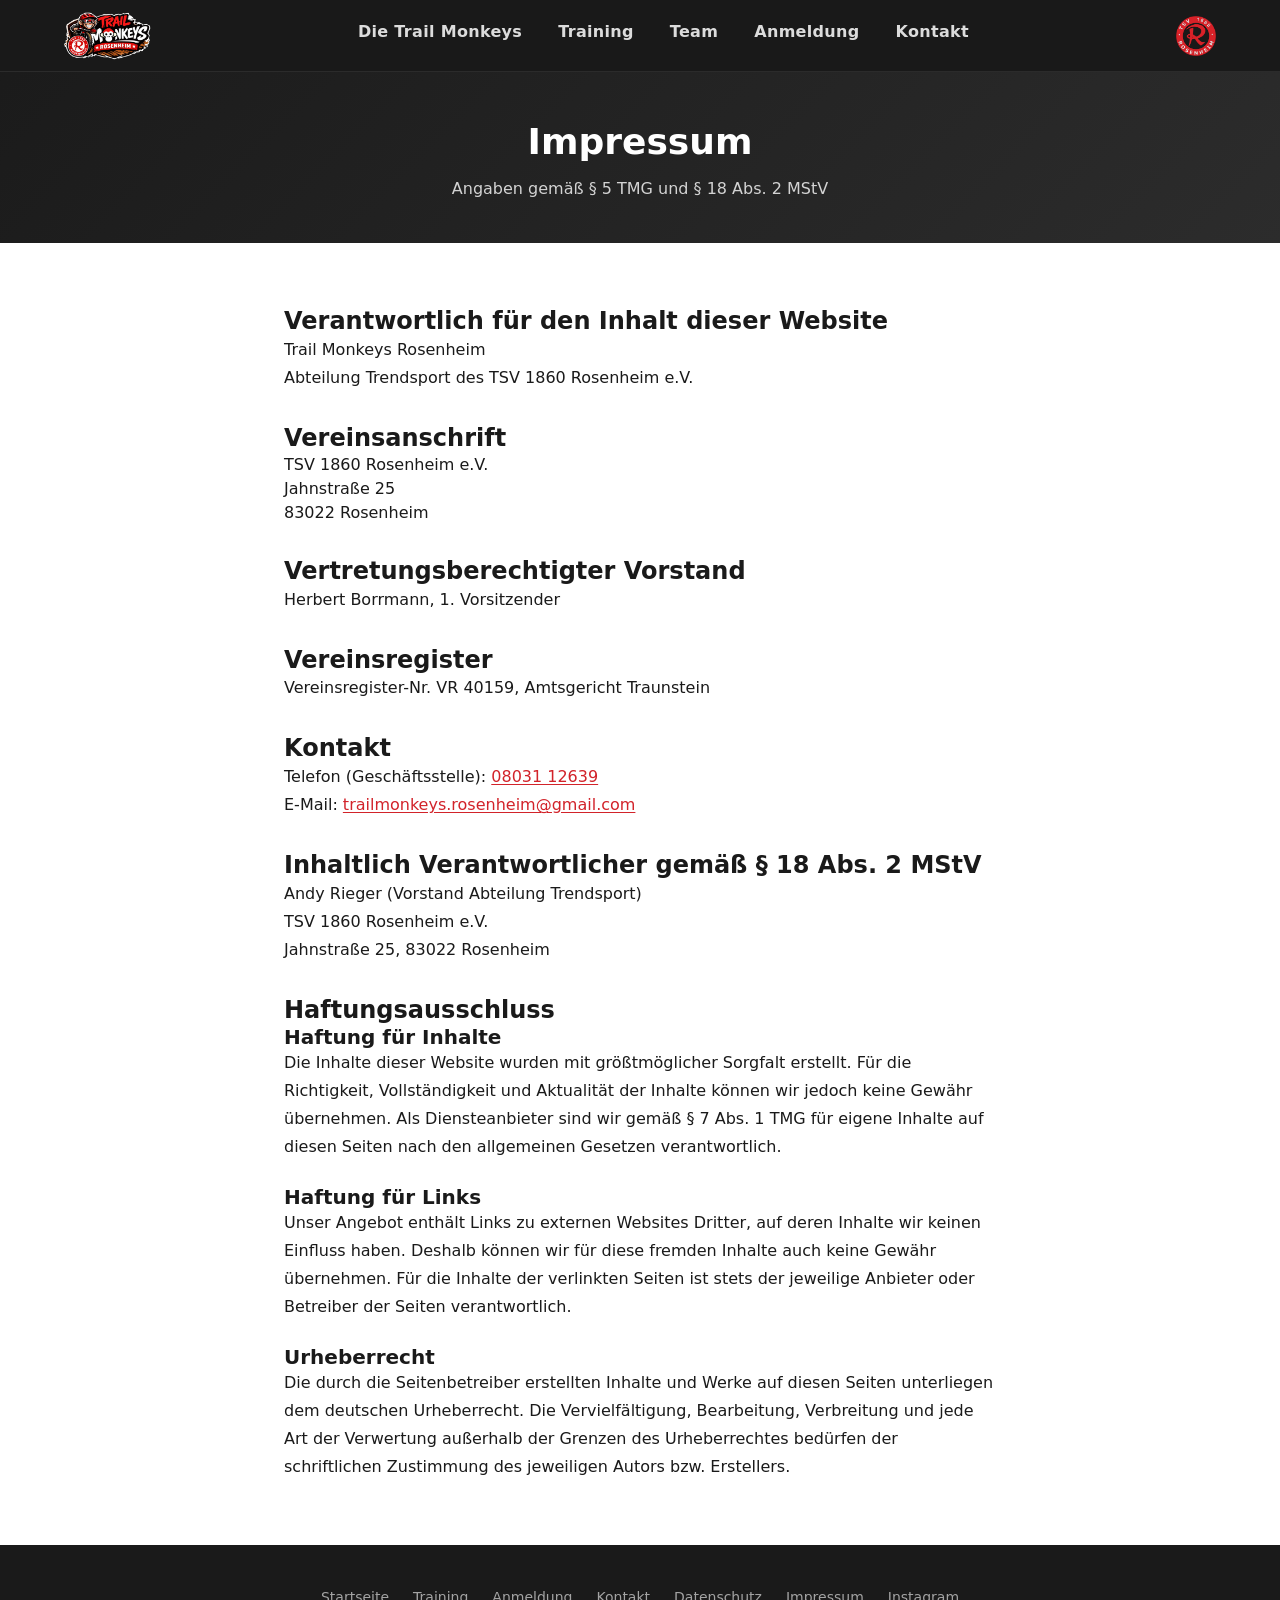
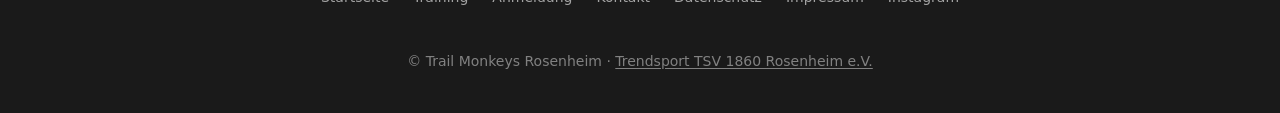
<file: pages/impressum.html>
<!DOCTYPE html>
<html lang="de">
<head>
  <meta charset="UTF-8">
  <meta name="viewport" content="width=device-width, initial-scale=1.0">
  <title>Impressum – Trail Monkeys Rosenheim</title>
  <meta name="robots" content="noindex">

  <!-- Favicons -->  <link rel="icon" href="../favicon.ico" sizes="any">  <link rel="icon" href="../assets/img/favicon-32x32.png" type="image/png">  <link rel="apple-touch-icon" href="../assets/img/apple-touch-icon.png">  <!-- Open Graph image -->  <meta property="og:image" content="https://trailmonkeys-rosenheim.de/assets/img/og-image.png">  <meta property="og:image:width" content="512">  <meta property="og:image:height" content="512">  <meta property="og:url" content="https://trailmonkeys-rosenheim.de/pages/impressum.html">  <link rel="stylesheet" href="../assets/css/design-tokens.css">
  <link rel="stylesheet" href="../assets/css/base.css">
  <link rel="stylesheet" href="../assets/css/layout.css">
  <link rel="stylesheet" href="../assets/css/components.css">
</head>
<body>

  <a class="skip-link" href="#main-content">Zum Hauptinhalt springen</a>
  <input type="checkbox" id="nav-toggle" aria-hidden="true">

  <!-- ====== HEADER / NAV ====== -->
  <header class="site-header" role="banner">
    <nav class="nav-inner" aria-label="Hauptnavigation">
      <a class="nav-logo" href="../index.html" aria-label="Trail Monkeys Rosenheim – Startseite">
        <img src="../assets/img/trail-monkeys-logo-transparent.webp"
             alt="Trail Monkeys Rosenheim Logo"
             width="48" height="48">
      </a>

      <ul class="nav-links" role="list">
        <li><a href="../index.html">Die Trail Monkeys</a></li>
        <li><a href="training.html">Training</a></li>
        <li><a href="team.html">Team</a></li>
        <li><a href="anmeldung.html">Anmeldung</a></li>
        <li><a href="kontakt.html">Kontakt</a></li>
      </ul>

      <a class="nav-tsv-badge" href="https://tsv1860rosenheim.de/" target="_blank" rel="noopener"
         aria-label="TSV 1860 Rosenheim e.V. (öffnet in neuem Tab)">
        <img src="../assets/img/TSV_1860_Rosenheim_Logo.png" alt="TSV 1860 Rosenheim" height="40">
      </a>

      <label class="nav-toggle-label" for="nav-toggle" aria-label="Menü öffnen/schließen">
        <span></span><span></span><span></span>
      </label>
    </nav>
  </header>

  <!-- ====== PAGE HERO ====== -->
  <div class="page-hero">
    <h1>Impressum</h1>
    <p>Angaben gemäß § 5 TMG und § 18 Abs. 2 MStV</p>
  </div>

  <!-- ====== MAIN ====== -->
  <main id="main-content">

    <section class="section" aria-labelledby="impressum-heading">
      <div class="container" style="max-width: 760px;">

        <h2 id="impressum-heading" class="sr-only">Impressum</h2>

        <!-- Verantwortlicher -->
        <h3>Verantwortlich für den Inhalt dieser Website</h3>
        <p>
          Trail Monkeys Rosenheim<br>
          Abteilung Trendsport des TSV 1860 Rosenheim e.V.
        </p>

        <h3 style="margin-top: var(--space-8);">Vereinsanschrift</h3>
        <address style="font-style: normal;">
          TSV 1860 Rosenheim e.V.<br>
          Jahnstraße 25<br>
          83022 Rosenheim
        </address>

        <h3 style="margin-top: var(--space-8);">Vertretungsberechtigter Vorstand</h3>
        <p>Herbert Borrmann, 1. Vorsitzender</p>

        <h3 style="margin-top: var(--space-8);">Vereinsregister</h3>
        <p>Vereinsregister-Nr. VR 40159, Amtsgericht Traunstein</p>

        <h3 style="margin-top: var(--space-8);">Kontakt</h3>
        <p>
          Telefon (Geschäftsstelle): <a href="tel:+4980311263">08031 12639</a><br>
          E-Mail: <a href="mailto:trailmonkeys.rosenheim@gmail.com">trailmonkeys.rosenheim@gmail.com</a>
        </p>

        <h3 style="margin-top: var(--space-8);">Inhaltlich Verantwortlicher gemäß § 18 Abs. 2 MStV</h3>
        <p>
          Andy Rieger (Vorstand Abteilung Trendsport)<br>
          TSV 1860 Rosenheim e.V.<br>
          Jahnstraße 25, 83022 Rosenheim
        </p>

        <h3 style="margin-top: var(--space-8);">Haftungsausschluss</h3>

        <h4>Haftung für Inhalte</h4>
        <p>
          Die Inhalte dieser Website wurden mit größtmöglicher Sorgfalt erstellt. Für die Richtigkeit,
          Vollständigkeit und Aktualität der Inhalte können wir jedoch keine Gewähr übernehmen.
          Als Diensteanbieter sind wir gemäß § 7 Abs. 1 TMG für eigene Inhalte auf diesen Seiten nach den
          allgemeinen Gesetzen verantwortlich.
        </p>

        <h4 style="margin-top: var(--space-6);">Haftung für Links</h4>
        <p>
          Unser Angebot enthält Links zu externen Websites Dritter, auf deren Inhalte wir keinen Einfluss
          haben. Deshalb können wir für diese fremden Inhalte auch keine Gewähr übernehmen. Für die
          Inhalte der verlinkten Seiten ist stets der jeweilige Anbieter oder Betreiber der Seiten
          verantwortlich.
        </p>

        <h4 style="margin-top: var(--space-6);">Urheberrecht</h4>
        <p>
          Die durch die Seitenbetreiber erstellten Inhalte und Werke auf diesen Seiten unterliegen dem
          deutschen Urheberrecht. Die Vervielfältigung, Bearbeitung, Verbreitung und jede Art der
          Verwertung außerhalb der Grenzen des Urheberrechtes bedürfen der schriftlichen Zustimmung
          des jeweiligen Autors bzw. Erstellers.
        </p>

      </div>
    </section>

  </main>

  <!-- ====== FOOTER ====== -->
  <footer class="site-footer" role="contentinfo">
    <div class="container">
      <nav aria-label="Footer Navigation">
        <ul class="footer-links">
          <li><a href="../index.html">Startseite</a></li>
          <li><a href="training.html">Training</a></li>
          <li><a href="anmeldung.html">Anmeldung</a></li>
            <li><a href="kontakt.html">Kontakt</a></li>
          <li><a href="datenschutz.html">Datenschutz</a></li>
          <li><a href="impressum.html" aria-current="page">Impressum</a></li>
          <li>
            <a href="https://www.instagram.com/trailmonkeys.rosenheim"
               target="_blank" rel="noopener"
               aria-label="Instagram @trailmonkeys.rosenheim (öffnet in neuem Tab)">Instagram</a>
          </li>
        </ul>
      </nav>
      <p class="footer-copy">
        &copy; Trail Monkeys Rosenheim &middot;
        <a href="https://www.trendsport-rosenheim.de" target="_blank" rel="noopener"
           style="color: rgba(255,255,255,0.45);">Trendsport TSV 1860 Rosenheim e.V.</a>
      </p>
    </div>
  </footer>

</body>
</html>
</file>
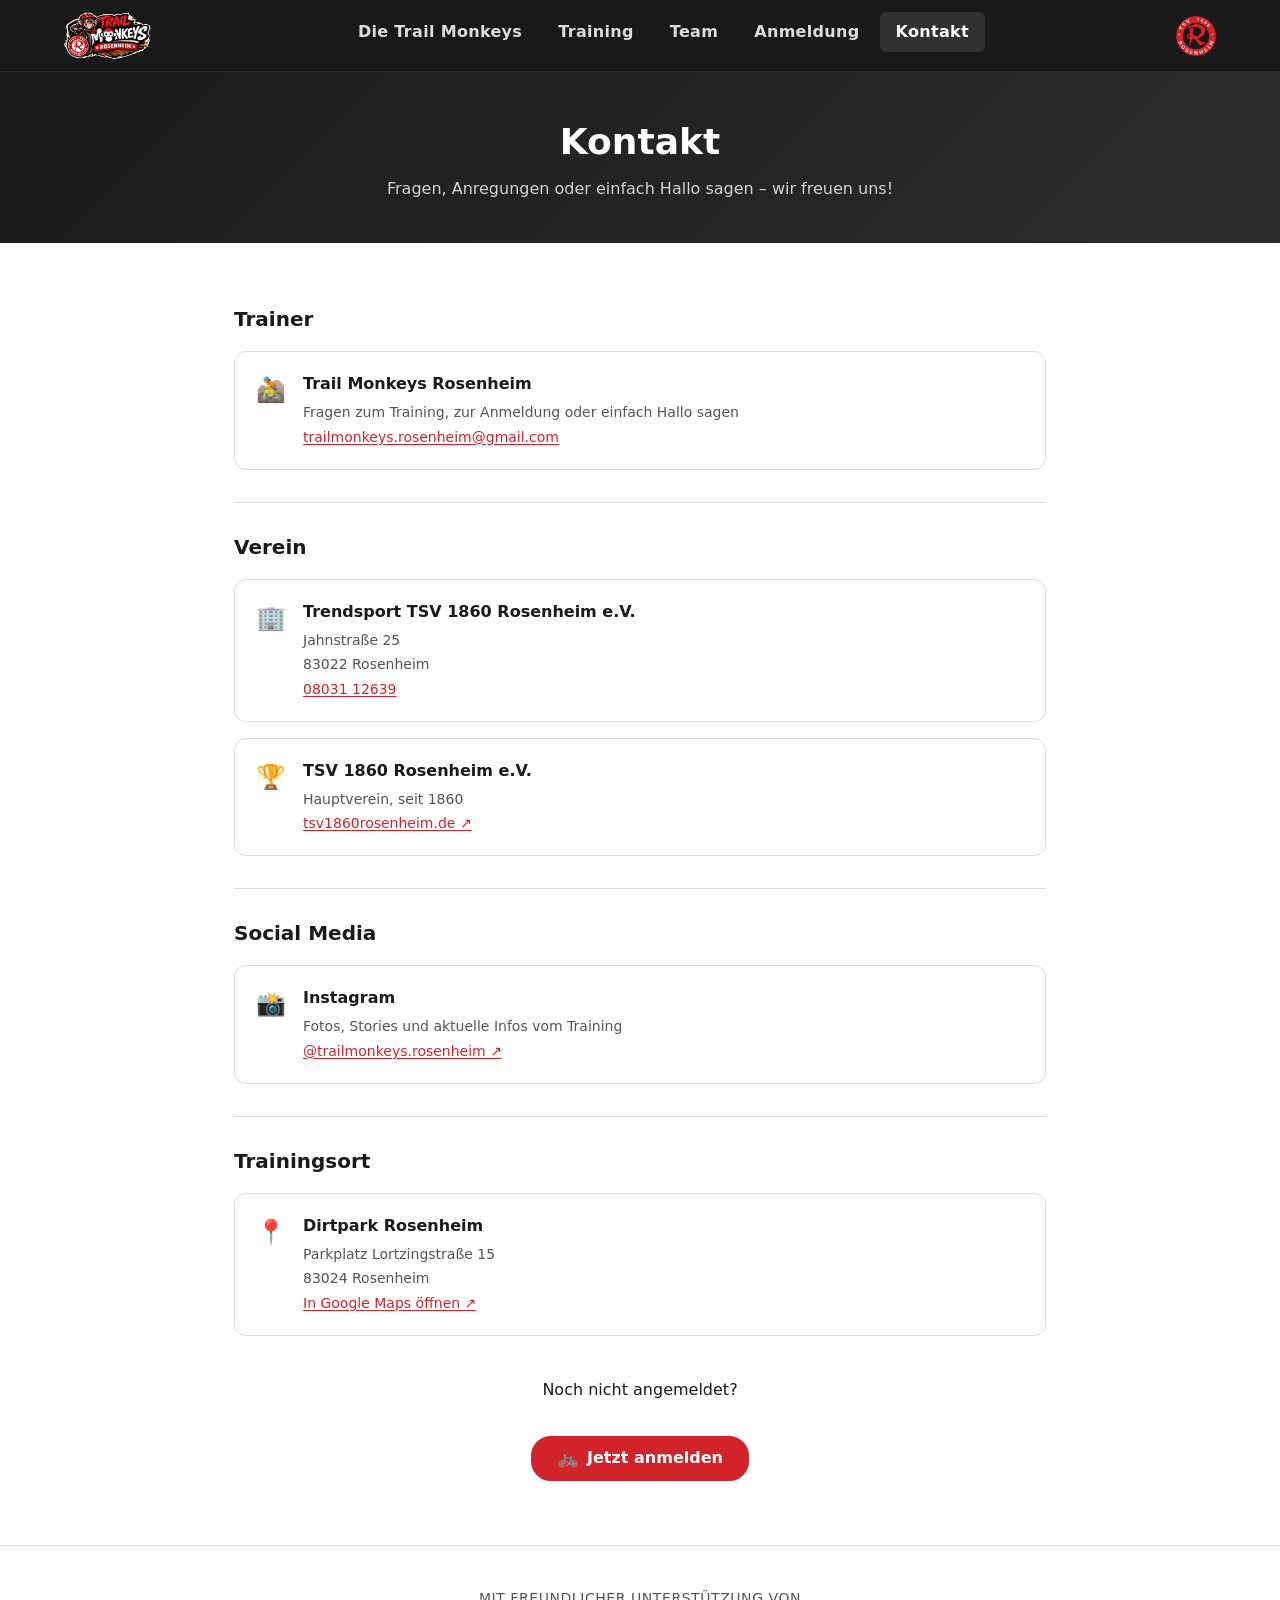
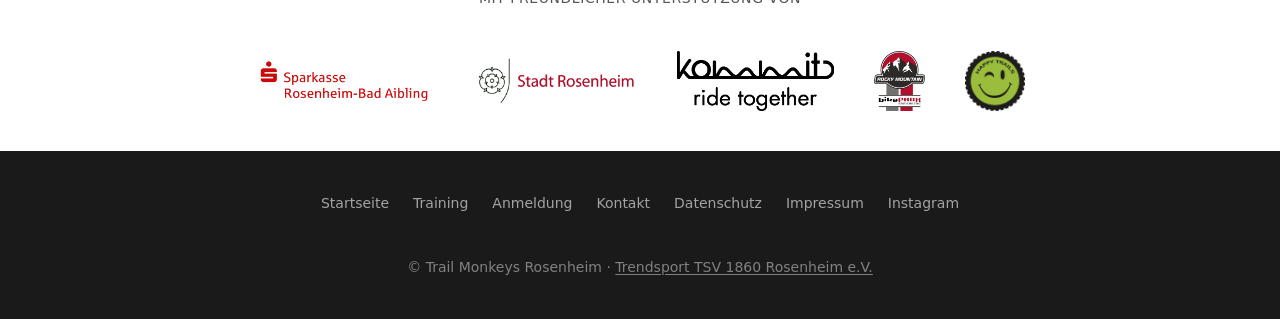
<file: pages/kontakt.html>
<!DOCTYPE html>
<html lang="de">
<head>
  <meta charset="UTF-8">
  <meta name="viewport" content="width=device-width, initial-scale=1.0">
  <title>Kontakt – Trail Monkeys Rosenheim</title>
  <meta name="description" content="Kontakt zu den Trail Monkeys Rosenheim – Trainer, Verein, Instagram. Mountainbike Training für Kinder in Rosenheim.">

  <!-- Favicons -->  <link rel="icon" href="../favicon.ico" sizes="any">  <link rel="icon" href="../assets/img/favicon-32x32.png" type="image/png">  <link rel="apple-touch-icon" href="../assets/img/apple-touch-icon.png">  <!-- Open Graph image -->  <meta property="og:image" content="https://trailmonkeys-rosenheim.de/assets/img/og-image.png">  <meta property="og:image:width" content="512">  <meta property="og:image:height" content="512">  <meta property="og:url" content="https://trailmonkeys-rosenheim.de/pages/kontakt.html">  <link rel="stylesheet" href="../assets/css/design-tokens.css">
  <link rel="stylesheet" href="../assets/css/base.css">
  <link rel="stylesheet" href="../assets/css/layout.css">
  <link rel="stylesheet" href="../assets/css/components.css">
</head>
<body>

  <a class="skip-link" href="#main-content">Zum Hauptinhalt springen</a>
  <input type="checkbox" id="nav-toggle" aria-hidden="true">

  <!-- ====== HEADER / NAV ====== -->
  <header class="site-header" role="banner">
    <nav class="nav-inner" aria-label="Hauptnavigation">
      <a class="nav-logo" href="../index.html" aria-label="Trail Monkeys Rosenheim – Startseite">
        <img src="../assets/img/trail-monkeys-logo-transparent.webp"
             alt="Trail Monkeys Rosenheim Logo"
             width="48" height="48">
      </a>

      <ul class="nav-links" role="list">
        <li><a href="../index.html">Die Trail Monkeys</a></li>
        <li><a href="training.html">Training</a></li>
        <li><a href="team.html">Team</a></li>
        <li><a href="anmeldung.html">Anmeldung</a></li>
        <li><a href="kontakt.html" aria-current="page">Kontakt</a></li>
      </ul>

      <a class="nav-tsv-badge" href="https://tsv1860rosenheim.de/" target="_blank" rel="noopener"
         aria-label="TSV 1860 Rosenheim e.V. (öffnet in neuem Tab)">
        <img src="../assets/img/TSV_1860_Rosenheim_Logo.png" alt="TSV 1860 Rosenheim" height="40">
      </a>

      <label class="nav-toggle-label" for="nav-toggle" aria-label="Menü öffnen/schließen">
        <span></span><span></span><span></span>
      </label>
    </nav>
  </header>

  <!-- ====== PAGE HERO ====== -->
  <div class="page-hero">
    <h1>Kontakt</h1>
    <p>Fragen, Anregungen oder einfach Hallo sagen – wir freuen uns!</p>
  </div>

  <!-- ====== MAIN ====== -->
  <main id="main-content">

    <section class="section" aria-labelledby="kontakt-heading">
      <div class="container" style="max-width: 860px;">

        <h2 id="kontakt-heading" class="sr-only">Kontaktinformationen</h2>

        <!-- Trainers -->
        <h3 style="margin-bottom: var(--space-5); font-size: var(--text-xl);">Trainer</h3>
        <div class="contact-block">

          <div class="contact-item">
            <div class="contact-item-icon" aria-hidden="true">🚵</div>
            <div class="contact-item-text">
              <strong>Trail Monkeys Rosenheim</strong>
              <p>Fragen zum Training, zur Anmeldung oder einfach Hallo sagen</p>
              <a href="mailto:trailmonkeys.rosenheim@gmail.com">trailmonkeys.rosenheim@gmail.com</a>
            </div>
          </div>

        </div>

        <hr>

        <!-- Verein -->
        <h3 style="margin-bottom: var(--space-5); font-size: var(--text-xl);">Verein</h3>
        <div class="contact-block">

          <div class="contact-item">
            <div class="contact-item-icon" aria-hidden="true">🏢</div>
            <div class="contact-item-text">
              <strong>Trendsport TSV 1860 Rosenheim e.V.</strong>
              <p>
                Jahnstraße 25<br>
                83022 Rosenheim
              </p>
              <a href="tel:+4980311263">08031 12639</a>
            </div>
          </div>

          <div class="contact-item">
            <div class="contact-item-icon" aria-hidden="true">🏆</div>
            <div class="contact-item-text">
              <strong>TSV 1860 Rosenheim e.V.</strong>
              <p>Hauptverein, seit 1860</p>
              <a href="https://tsv1860rosenheim.de/" target="_blank" rel="noopener">
                tsv1860rosenheim.de ↗
              </a>
            </div>
          </div>

        </div>

        <hr>

        <!-- Social / Instagram -->
        <h3 style="margin-bottom: var(--space-5); font-size: var(--text-xl);">Social Media</h3>
        <div class="contact-block">

          <div class="contact-item">
            <div class="contact-item-icon" aria-hidden="true">📸</div>
            <div class="contact-item-text">
              <strong>Instagram</strong>
              <p>Fotos, Stories und aktuelle Infos vom Training</p>
              <a href="https://www.instagram.com/trailmonkeys.rosenheim"
                 target="_blank" rel="noopener"
                 aria-label="Trail Monkeys Rosenheim auf Instagram (öffnet in neuem Tab)">
                @trailmonkeys.rosenheim ↗
              </a>
            </div>
          </div>

        </div>

        <hr>

        <!-- Training location -->
        <h3 style="margin-bottom: var(--space-5); font-size: var(--text-xl);">Trainingsort</h3>
        <div class="contact-block">

          <div class="contact-item">
            <div class="contact-item-icon" aria-hidden="true">📍</div>
            <div class="contact-item-text">
              <strong>Dirtpark Rosenheim</strong>
              <p>
                Parkplatz Lortzingstraße 15<br>
                83024 Rosenheim
              </p>
              <a href="https://maps.google.com/?q=Lortzingstra%C3%9Fe+15,+83024+Rosenheim"
                 target="_blank" rel="noopener">
                In Google Maps öffnen ↗
              </a>
            </div>
          </div>

        </div>

        <!-- CTA -->
        <div style="margin-top: var(--space-10); text-align: center;">
          <p>Noch nicht angemeldet?</p>
          <a href="anmeldung.html" class="btn btn-primary" style="margin-top: var(--space-4);">
            <span class="btn-icon" aria-hidden="true">🚲</span>
            Jetzt anmelden
          </a>
        </div>

      </div>
    </section>

  </main>

  <!-- ====== SUPPORTERS BAR ====== -->
  <section class="supporters-bar" aria-label="Unsere Unterstützer">
    <div class="container">
      <p class="supporters-label">Mit freundlicher Unterstützung von</p>
      <div class="supporters-grid">
        <a class="supporter-item" href="https://www.sparkasse-ros.de" target="_blank" rel="noopener"
           aria-label="Sparkasse Rosenheim-Bad Aibling">
          <img src="../assets/img/sparkasse.webp" alt="Sparkasse Rosenheim-Bad Aibling">
        </a>
        <a class="supporter-item" href="https://www.rosenheim.de" target="_blank" rel="noopener"
           aria-label="Stadt Rosenheim">
          <img src="../assets/img/stadt-rosenheim.png" alt="Stadt Rosenheim">
        </a>
        <a class="supporter-item" href="https://www.kommit.bike" target="_blank" rel="noopener"
           aria-label="Kommit – ride together">
          <img src="../assets/img/kommit.png" alt="Kommit – ride together">
        </a>
        <a class="supporter-item" href="https://www.bikepark-samerberg.de" target="_blank" rel="noopener"
           aria-label="Bikepark Samerberg">
          <img src="../assets/img/bikepark-samerberg.webp" alt="Bikepark Samerberg">
        </a>
        <a class="supporter-item" href="#" target="_blank" rel="noopener"
           aria-label="Happy Trails">
          <img src="../assets/img/happy-trails.png" alt="Happy Trails">
        </a>
      </div>
    </div>
  </section>

  <!-- ====== FOOTER ====== -->
  <footer class="site-footer" role="contentinfo">
    <div class="container">
      <nav aria-label="Footer Navigation">
        <ul class="footer-links">
          <li><a href="../index.html">Startseite</a></li>
          <li><a href="training.html">Training</a></li>
          <li><a href="anmeldung.html">Anmeldung</a></li>
            <li><a href="kontakt.html">Kontakt</a></li>
          <li><a href="datenschutz.html">Datenschutz</a></li>
          <li><a href="impressum.html">Impressum</a></li>
          <li>
            <a href="https://www.instagram.com/trailmonkeys.rosenheim"
               target="_blank" rel="noopener"
               aria-label="Instagram @trailmonkeys.rosenheim (öffnet in neuem Tab)">Instagram</a>
          </li>
        </ul>
      </nav>
      <p class="footer-copy">
        &copy; Trail Monkeys Rosenheim &middot;
        <a href="https://www.trendsport-rosenheim.de" target="_blank" rel="noopener"
           style="color: rgba(255,255,255,0.45);">Trendsport TSV 1860 Rosenheim e.V.</a>
      </p>
    </div>
  </footer>

</body>
</html>
</file>
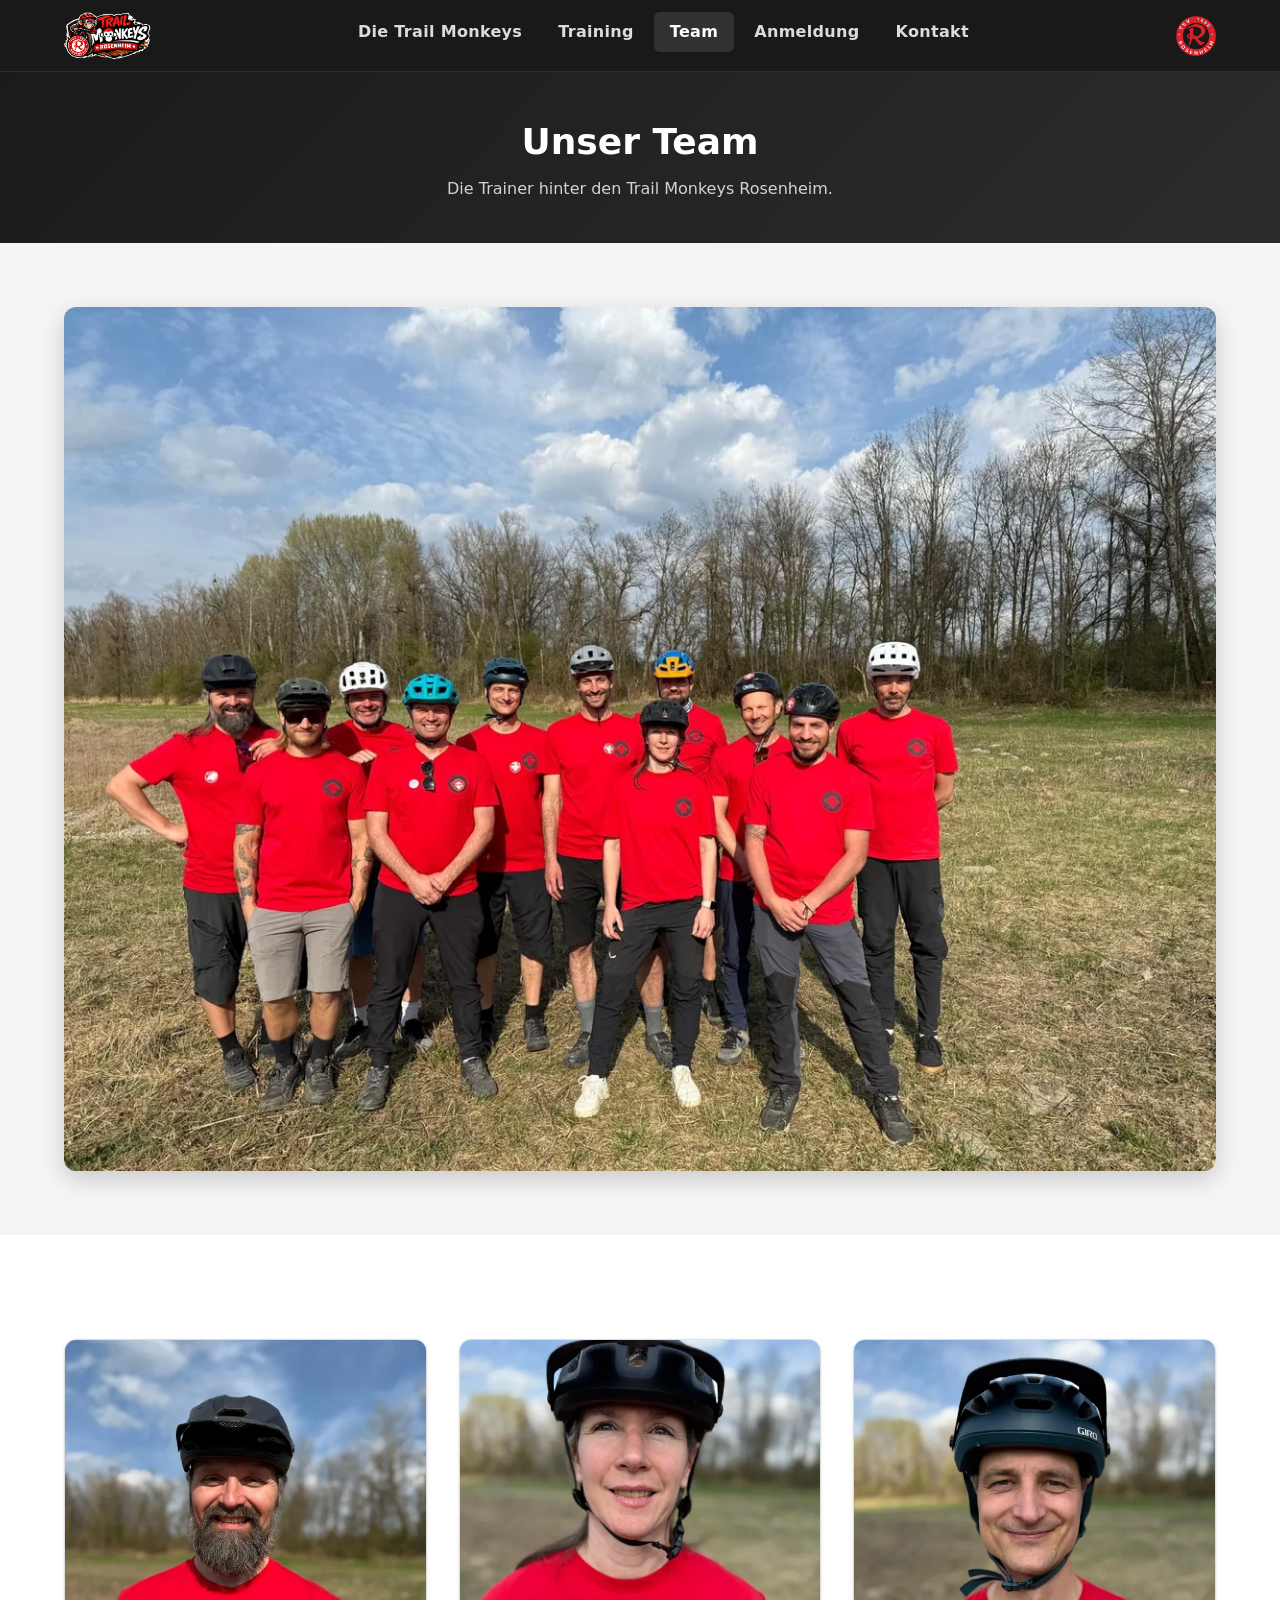
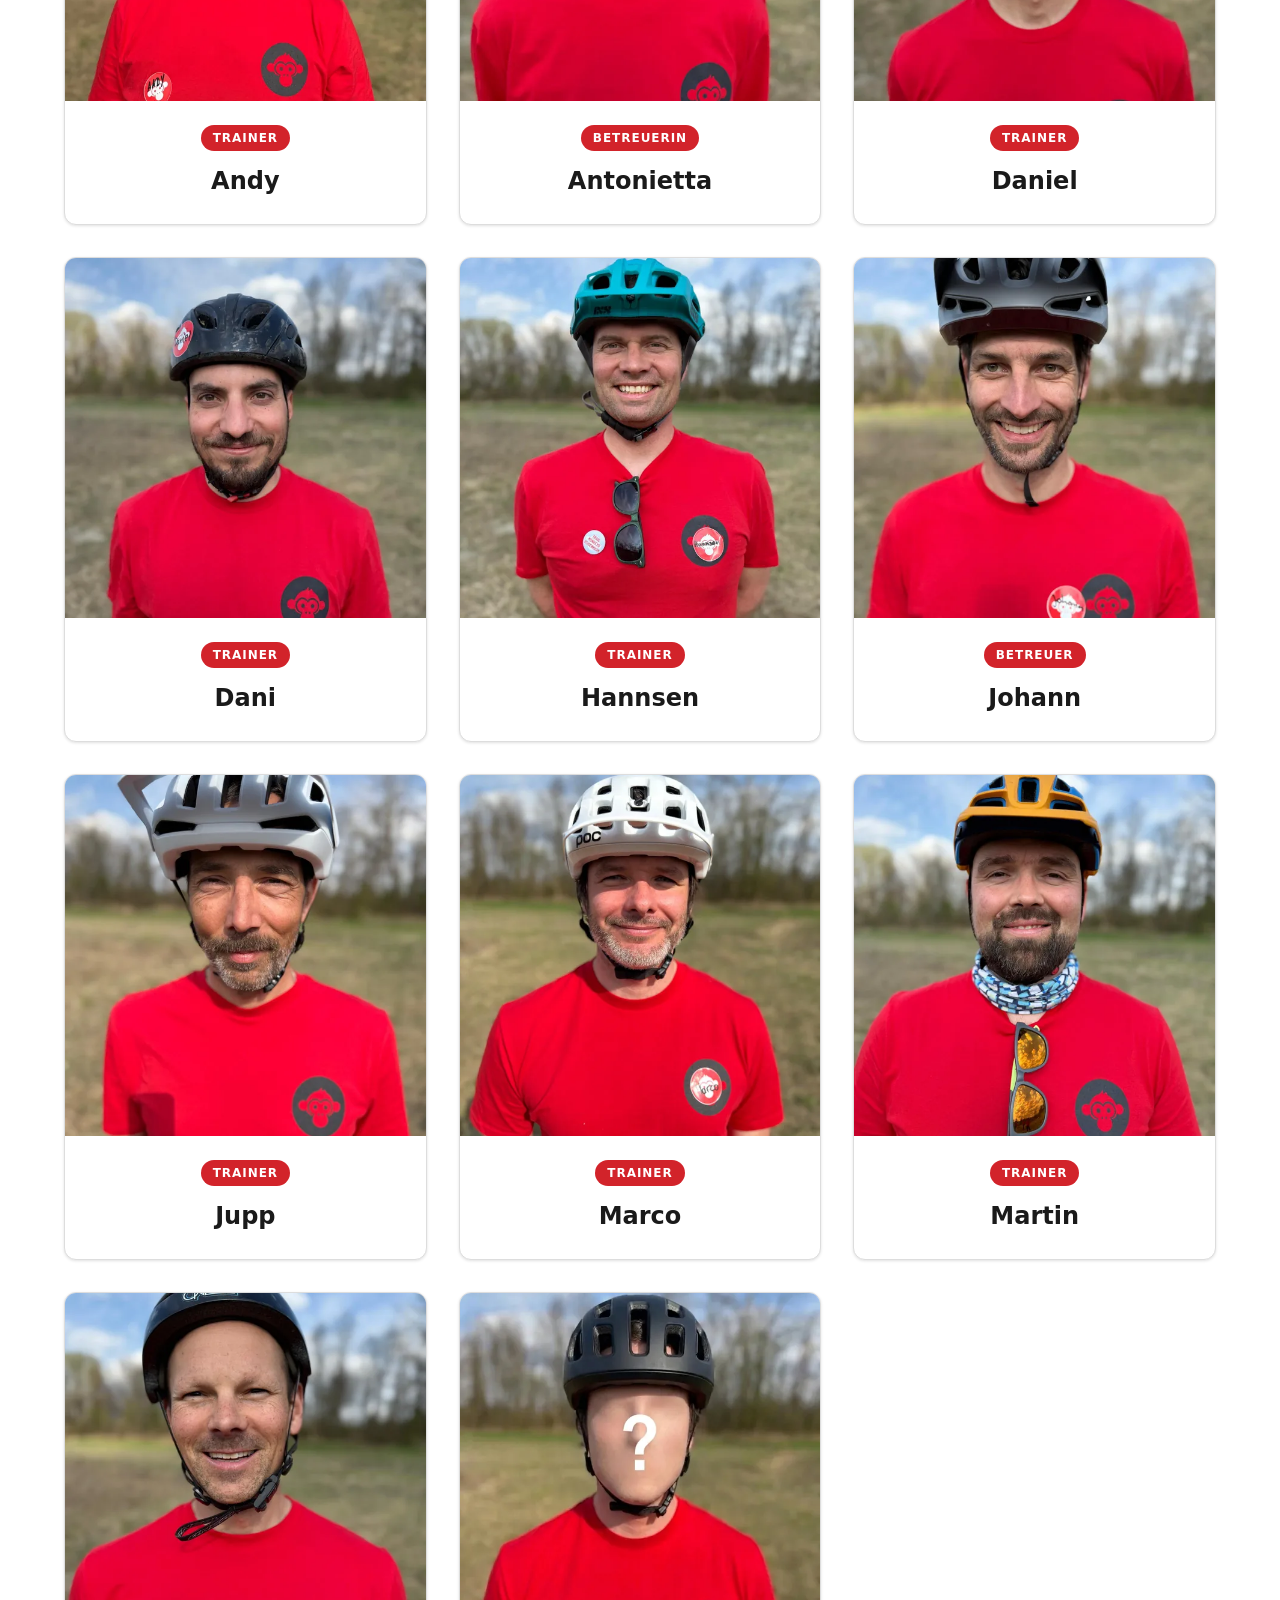
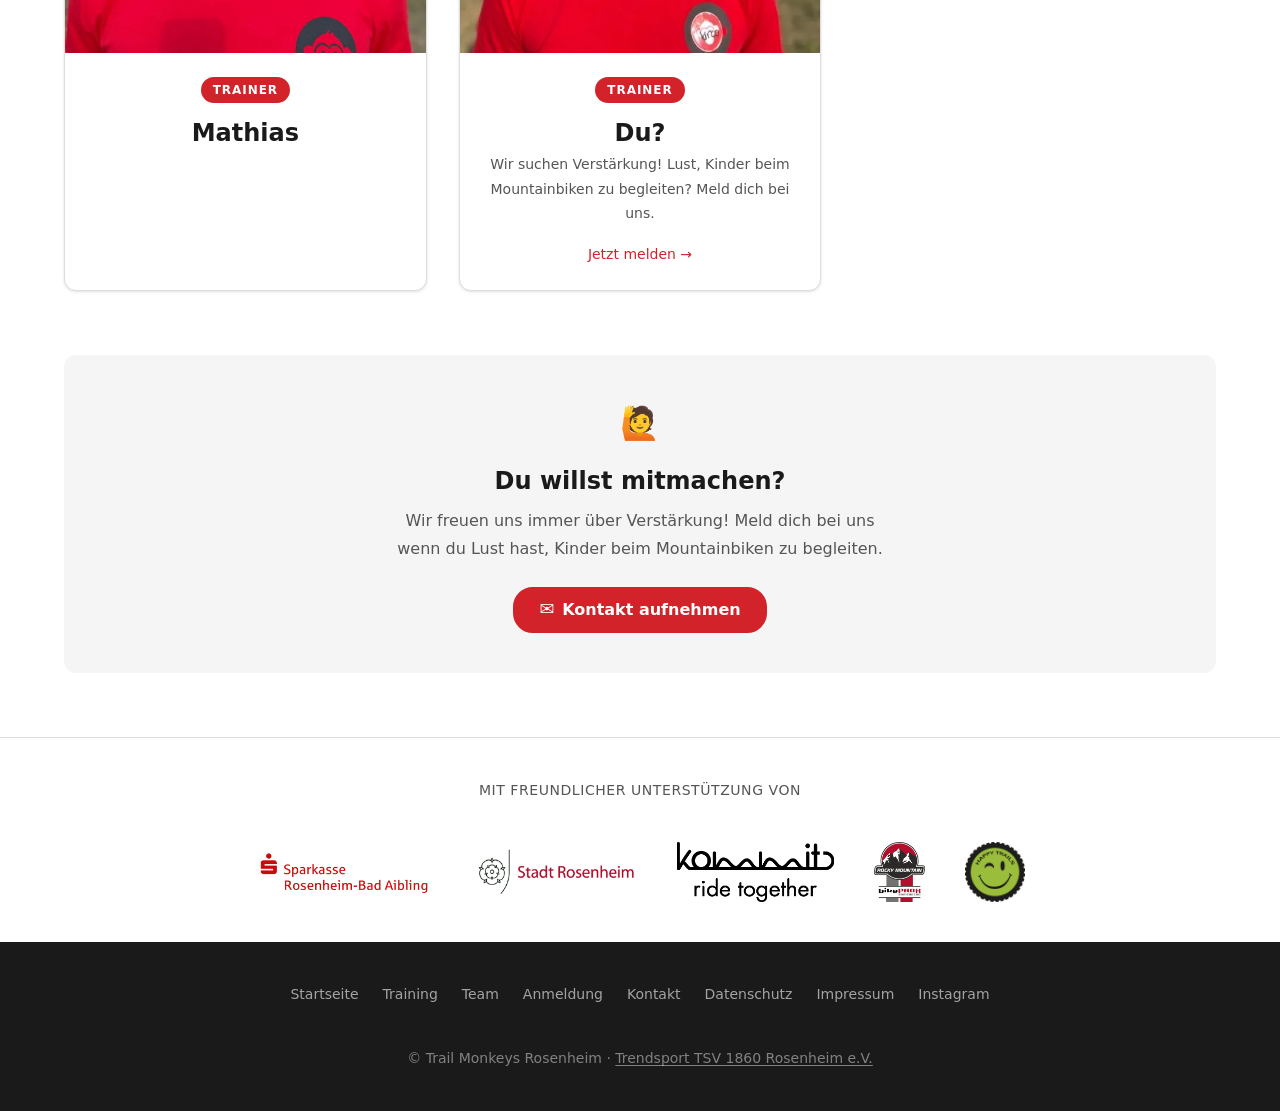
<file: pages/team.html>
<!DOCTYPE html>
<html lang="de">
<head>
  <meta charset="UTF-8">
  <meta name="viewport" content="width=device-width, initial-scale=1.0">
  <title>Unser Team – Trail Monkeys Rosenheim</title>
  <meta name="description" content="Lern unsere Trainer kennen – die Menschen hinter den Trail Monkeys Rosenheim.">

  <!-- Favicons -->  <link rel="icon" href="../favicon.ico" sizes="any">  <link rel="icon" href="../assets/img/favicon-32x32.png" type="image/png">  <link rel="apple-touch-icon" href="../assets/img/apple-touch-icon.png">  <!-- Open Graph image -->  <meta property="og:image" content="https://trailmonkeys-rosenheim.de/assets/img/og-image.png">  <meta property="og:image:width" content="512">  <meta property="og:image:height" content="512">  <meta property="og:url" content="https://trailmonkeys-rosenheim.de/pages/team.html">  <link rel="stylesheet" href="../assets/css/design-tokens.css">
  <link rel="stylesheet" href="../assets/css/base.css">
  <link rel="stylesheet" href="../assets/css/layout.css">
  <link rel="stylesheet" href="../assets/css/components.css">

  <style>
    /* ---- Team page specific styles ---- */
    .team-grid {
      display: grid;
      grid-template-columns: repeat(auto-fit, minmax(min(280px, 100%), 1fr));
      gap: var(--space-8);
      margin-top: var(--space-10);
    }

    .team-card {
      background: var(--color-white);
      border: 1px solid var(--color-border);
      border-radius: var(--radius-lg);
      overflow: hidden;
      box-shadow: var(--shadow-sm);
      transition: box-shadow var(--transition-slow), transform var(--transition-slow);
      text-align: center;
    }
    .team-card:hover {
      box-shadow: var(--shadow-lg);
      transform: translateY(-3px);
    }

    .team-card-photo {
      width: 100%;
      aspect-ratio: 1 / 1;
      object-fit: cover;
      display: block;
      background: var(--color-light);
    }

    .team-card-photo-placeholder {
      width: 100%;
      aspect-ratio: 1 / 1;
      background: linear-gradient(135deg, var(--color-dark) 0%, var(--color-dark-mid) 100%);
      display: flex;
      flex-direction: column;
      align-items: center;
      justify-content: center;
      gap: var(--space-3);
      color: rgba(255,255,255,0.5);
    }
    .team-card-photo-placeholder .placeholder-icon {
      font-size: 4rem;
      line-height: 1;
    }
    .team-card-photo-placeholder p {
      font-size: var(--text-sm);
      color: rgba(255,255,255,0.4);
      margin: 0;
    }

    .team-card-body {
      padding: var(--space-6);
    }
    .team-card-body h3 {
      font-size: var(--text-2xl);
      font-weight: var(--fw-black);
      margin-bottom: var(--space-1);
      color: var(--color-text);
    }
    .team-card-role {
      display: inline-block;
      background: var(--color-primary);
      color: var(--color-white);
      font-size: var(--text-xs);
      font-weight: var(--fw-bold);
      letter-spacing: 0.08em;
      text-transform: uppercase;
      padding: var(--space-1) var(--space-3);
      border-radius: var(--radius-xl);
      margin-bottom: var(--space-4);
    }
    .team-card-bio {
      font-size: var(--text-sm);
      color: var(--color-text-muted);
      line-height: var(--leading-loose);
      margin-bottom: var(--space-4);
    }
    .team-card-contact a {
      display: inline-flex;
      align-items: center;
      gap: var(--space-2);
      font-size: var(--text-sm);
      color: var(--color-primary);
      text-decoration: none;
      font-weight: var(--fw-medium);
    }
    .team-card-contact a:hover {
      text-decoration: underline;
    }
  </style>
</head>
<body>

  <a class="skip-link" href="#main-content">Zum Hauptinhalt springen</a>
  <input type="checkbox" id="nav-toggle" aria-hidden="true">

  <!-- ====== HEADER / NAV ====== -->
  <header class="site-header" role="banner">
    <nav class="nav-inner" aria-label="Hauptnavigation">
      <a class="nav-logo" href="../index.html" aria-label="Trail Monkeys Rosenheim – Startseite">
        <img src="../assets/img/trail-monkeys-logo-transparent.webp"
             alt="Trail Monkeys Rosenheim Logo"
             width="200" height="200">
      </a>

      <ul class="nav-links" role="list">
        <li><a href="../index.html">Die Trail Monkeys</a></li>
        <li><a href="training.html">Training</a></li>
        <li><a href="team.html" aria-current="page">Team</a></li>
        <li><a href="anmeldung.html">Anmeldung</a></li>
        <li><a href="kontakt.html">Kontakt</a></li>
      </ul>

      <a class="nav-tsv-badge" href="https://tsv1860rosenheim.de/" target="_blank" rel="noopener"
         aria-label="TSV 1860 Rosenheim e.V. (öffnet in neuem Tab)">
        <img src="../assets/img/TSV_1860_Rosenheim_Logo.png" alt="TSV 1860 Rosenheim" height="40">
      </a>

      <label class="nav-toggle-label" for="nav-toggle" aria-label="Menü öffnen/schließen">
        <span></span><span></span><span></span>
      </label>
    </nav>
  </header>

  <!-- ====== PAGE HERO ====== -->
  <div class="page-hero">
    <h1>Unser Team</h1>
    <p>Die Trainer hinter den Trail Monkeys Rosenheim.</p>
  </div>

  <!-- ====== MAIN ====== -->
  <main id="main-content">

    <!-- Gruppenfoto -->
    <section class="section section--alt" aria-label="Teamfoto">
      <div class="container">
        <img src="../assets/img/trainer/gruppenfoto.webp"
             alt="Das Team der Trail Monkeys Rosenheim"
             loading="lazy"
             style="width: 100%; border-radius: var(--radius-lg); box-shadow: var(--shadow-lg); display: block;">
      </div>
    </section>

    <section class="section" aria-labelledby="team-heading">
      <div class="container">

        <h2 id="team-heading" class="sr-only">Trainer</h2>

        <div class="team-grid">

          <article class="team-card" aria-labelledby="trainer-andy">
            <img src="../assets/img/trainer/andy.webp"
                 alt="Andy – Trainer Trail Monkeys Rosenheim"
                 class="team-card-photo" loading="lazy">
            <div class="team-card-body">
              <span class="team-card-role">Trainer</span>
              <h3 id="trainer-andy">Andy</h3>
            </div>
          </article>

          <article class="team-card" aria-labelledby="trainer-antonietta">
            <img src="../assets/img/trainer/antonietta.webp"
                 alt="Antonietta – Betreuerin Trail Monkeys Rosenheim"
                 class="team-card-photo" loading="lazy">
            <div class="team-card-body">
              <span class="team-card-role">Betreuerin</span>
              <h3 id="trainer-antonietta">Antonietta</h3>
            </div>
          </article>

          <article class="team-card" aria-labelledby="trainer-daniel">
            <img src="../assets/img/trainer/daniel.webp"
                 alt="Daniel – Trainer Trail Monkeys Rosenheim"
                 class="team-card-photo" loading="lazy">
            <div class="team-card-body">
              <span class="team-card-role">Trainer</span>
              <h3 id="trainer-daniel">Daniel</h3>
            </div>
          </article>

          <article class="team-card" aria-labelledby="trainer-dani">
            <img src="../assets/img/trainer/dani.webp"
                 alt="Dani – Trainer Trail Monkeys Rosenheim"
                 class="team-card-photo" loading="lazy">
            <div class="team-card-body">
              <span class="team-card-role">Trainer</span>
              <h3 id="trainer-dani">Dani</h3>
            </div>
          </article>

          <article class="team-card" aria-labelledby="trainer-hannsen">
            <img src="../assets/img/trainer/hannsen.webp"
                 alt="Hannsen – Trainer Trail Monkeys Rosenheim"
                 class="team-card-photo" loading="lazy">
            <div class="team-card-body">
              <span class="team-card-role">Trainer</span>
              <h3 id="trainer-hannsen">Hannsen</h3>
            </div>
          </article>

          <article class="team-card" aria-labelledby="trainer-johann">
            <img src="../assets/img/trainer/johann.webp"
                 alt="Johann – Trainer Trail Monkeys Rosenheim"
                 class="team-card-photo" loading="lazy">
            <div class="team-card-body">
              <span class="team-card-role">Betreuer</span>
              <h3 id="trainer-johann">Johann</h3>
            </div>
          </article>

          <article class="team-card" aria-labelledby="trainer-jupp">
            <img src="../assets/img/trainer/jupp.webp"
                 alt="Jupp – Trainer Trail Monkeys Rosenheim"
                 class="team-card-photo" loading="lazy">
            <div class="team-card-body">
              <span class="team-card-role">Trainer</span>
              <h3 id="trainer-jupp">Jupp</h3>
            </div>
          </article>

          <article class="team-card" aria-labelledby="trainer-marco">
            <img src="../assets/img/trainer/marco.webp"
                 alt="Marco – Trainer Trail Monkeys Rosenheim"
                 class="team-card-photo" loading="lazy">
            <div class="team-card-body">
              <span class="team-card-role">Trainer</span>
              <h3 id="trainer-marco">Marco</h3>
            </div>
          </article>

          <article class="team-card" aria-labelledby="trainer-martin">
            <img src="../assets/img/trainer/martin.webp"
                 alt="Martin – Trainer Trail Monkeys Rosenheim"
                 class="team-card-photo" loading="lazy">
            <div class="team-card-body">
              <span class="team-card-role">Trainer</span>
              <h3 id="trainer-martin">Martin</h3>
            </div>
          </article>

          <article class="team-card" aria-labelledby="trainer-mathias">
            <img src="../assets/img/trainer/mathias.webp"
                 alt="Mathias – Trainer Trail Monkeys Rosenheim"
                 class="team-card-photo" loading="lazy">
            <div class="team-card-body">
              <span class="team-card-role">Trainer</span>
              <h3 id="trainer-mathias">Mathias</h3>
            </div>
          </article>

          <article class="team-card" aria-labelledby="trainer-du">
            <img src="../assets/img/trainer/trainer-placeholder.webp"
                 alt="Werde Teil unseres Trainer-Teams – Trail Monkeys Rosenheim"
                 class="team-card-photo" loading="lazy">
            <div class="team-card-body">
              <span class="team-card-role">Trainer</span>
              <h3 id="trainer-du">Du?</h3>
              <p class="team-card-bio">Wir suchen Verstärkung! Lust, Kinder beim Mountainbiken zu begleiten? Meld dich bei uns.</p>
              <div class="team-card-contact">
                <a href="kontakt.html">Jetzt melden →</a>
              </div>
            </div>
          </article>

        </div><!-- .team-grid -->

        <!-- Join the team CTA -->
        <div style="margin-top: var(--space-16); text-align: center; padding: var(--space-10) var(--space-6); background: var(--color-light); border-radius: var(--radius-lg);">
          <p style="font-size: 2rem; margin-bottom: var(--space-4);" aria-hidden="true">🙋</p>
          <h3 style="margin-bottom: var(--space-3);">Du willst mitmachen?</h3>
          <p style="max-width: 500px; margin: 0 auto var(--space-6); color: var(--color-text-muted);">
            Wir freuen uns immer über Verstärkung! Meld dich bei uns wenn du Lust hast,
            Kinder beim Mountainbiken zu begleiten.
          </p>
          <a href="kontakt.html" class="btn btn-primary">
            <span class="btn-icon" aria-hidden="true">✉️</span>
            Kontakt aufnehmen
          </a>
        </div>

      </div>
    </section>

  </main>

  <!-- ====== SUPPORTERS BAR ====== -->
  <section class="supporters-bar" aria-label="Unsere Unterstützer">
    <div class="container">
      <p class="supporters-label">Mit freundlicher Unterstützung von</p>
      <div class="supporters-grid">
        <a class="supporter-item" href="https://www.sparkasse-ros.de" target="_blank" rel="noopener"
           aria-label="Sparkasse Rosenheim-Bad Aibling">
          <img src="../assets/img/sparkasse.webp" alt="Sparkasse Rosenheim-Bad Aibling">
        </a>
        <a class="supporter-item" href="https://www.rosenheim.de" target="_blank" rel="noopener"
           aria-label="Stadt Rosenheim">
          <img src="../assets/img/stadt-rosenheim.png" alt="Stadt Rosenheim">
        </a>
        <a class="supporter-item" href="https://www.kommit.bike" target="_blank" rel="noopener"
           aria-label="Kommit – ride together">
          <img src="../assets/img/kommit.png" alt="Kommit – ride together">
        </a>
        <a class="supporter-item" href="https://www.bikepark-samerberg.de" target="_blank" rel="noopener"
           aria-label="Bikepark Samerberg">
          <img src="../assets/img/bikepark-samerberg.webp" alt="Bikepark Samerberg">
        </a>
        <a class="supporter-item" href="#" target="_blank" rel="noopener"
           aria-label="Happy Trails">
          <img src="../assets/img/happy-trails.png" alt="Happy Trails">
        </a>
      </div>
    </div>
  </section>

  <!-- ====== FOOTER ====== -->
  <footer class="site-footer" role="contentinfo">
    <div class="container">
      <nav aria-label="Footer Navigation">
        <ul class="footer-links">
          <li><a href="../index.html">Startseite</a></li>
          <li><a href="training.html">Training</a></li>
          <li><a href="team.html">Team</a></li>
          <li><a href="anmeldung.html">Anmeldung</a></li>
            <li><a href="kontakt.html">Kontakt</a></li>
          <li><a href="datenschutz.html">Datenschutz</a></li>
          <li><a href="impressum.html">Impressum</a></li>
          <li>
            <a href="https://www.instagram.com/trailmonkeys.rosenheim"
               target="_blank" rel="noopener"
               aria-label="Instagram @trailmonkeys.rosenheim (öffnet in neuem Tab)">Instagram</a>
          </li>
        </ul>
      </nav>
      <p class="footer-copy">
        &copy; Trail Monkeys Rosenheim &middot;
        <a href="https://www.trendsport-rosenheim.de" target="_blank" rel="noopener"
           style="color: rgba(255,255,255,0.45);">Trendsport TSV 1860 Rosenheim e.V.</a>
      </p>
    </div>
  </footer>

</body>
</html>
</file>
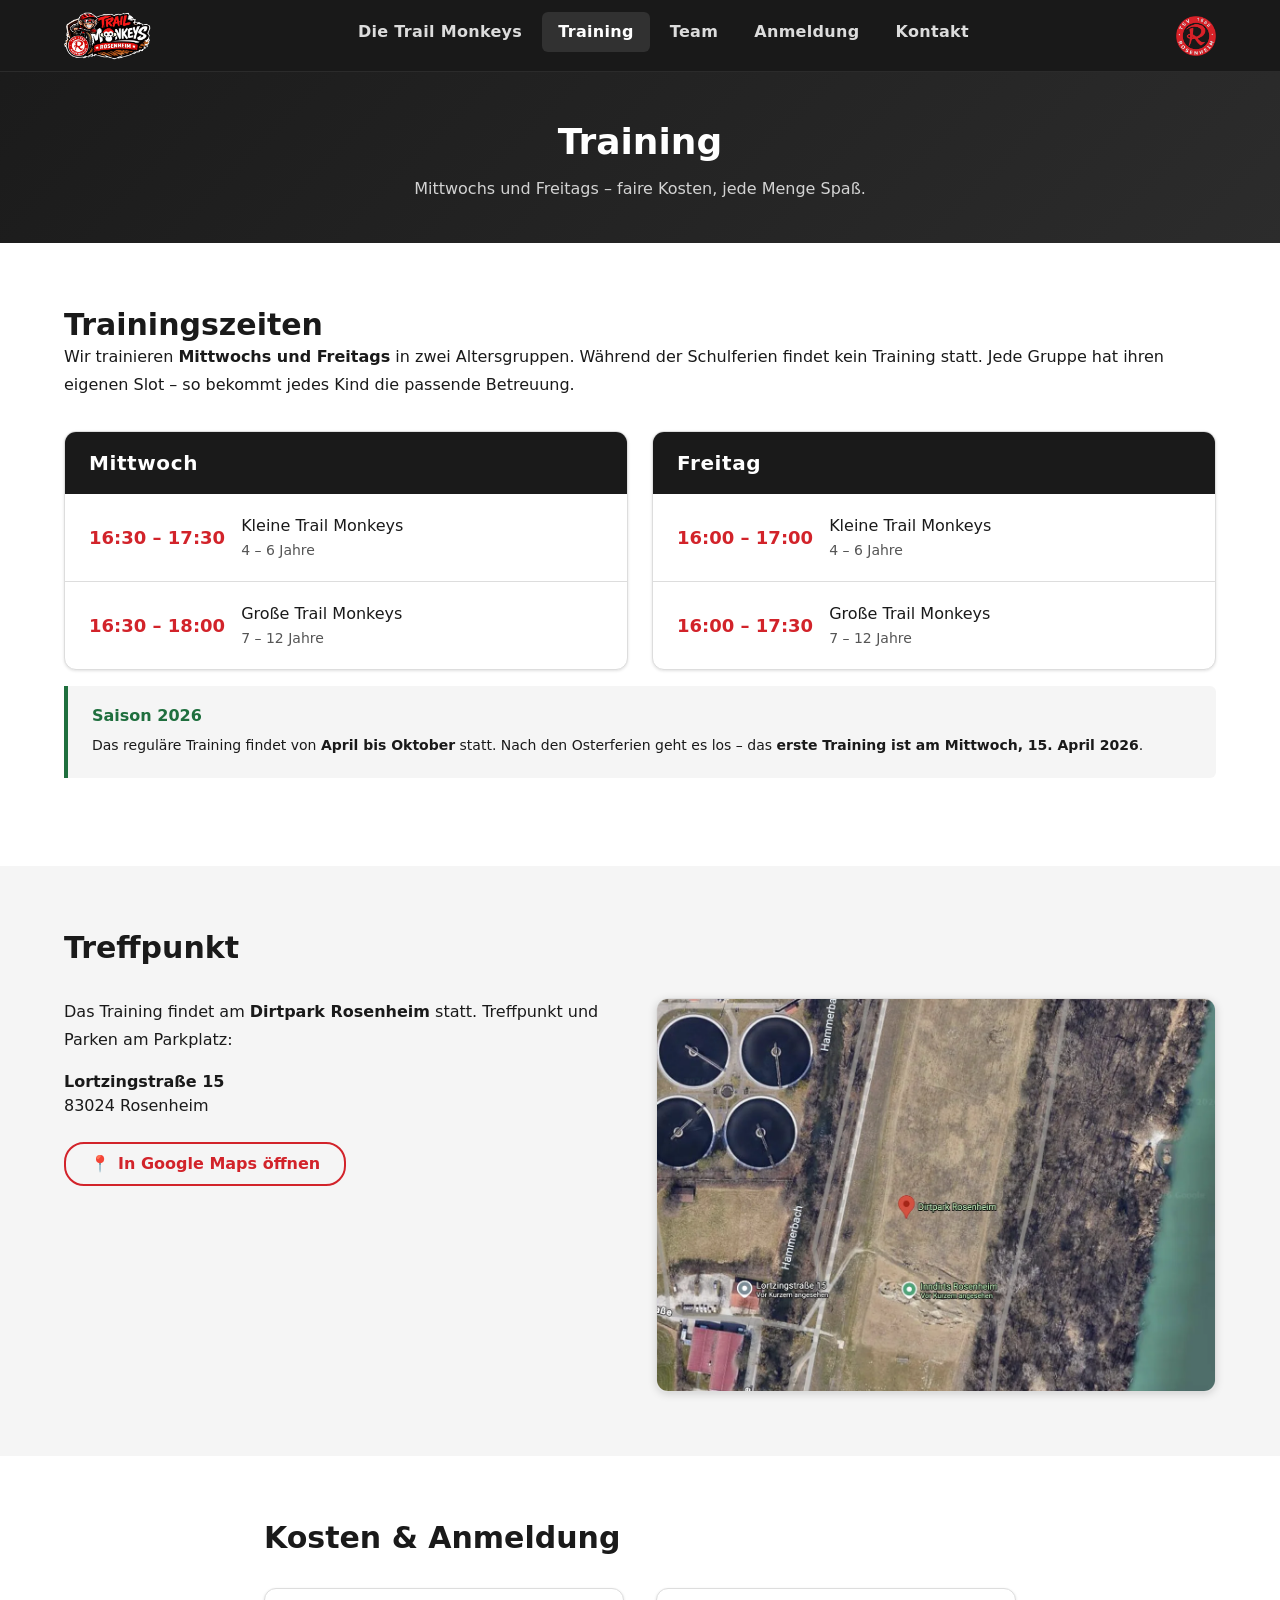
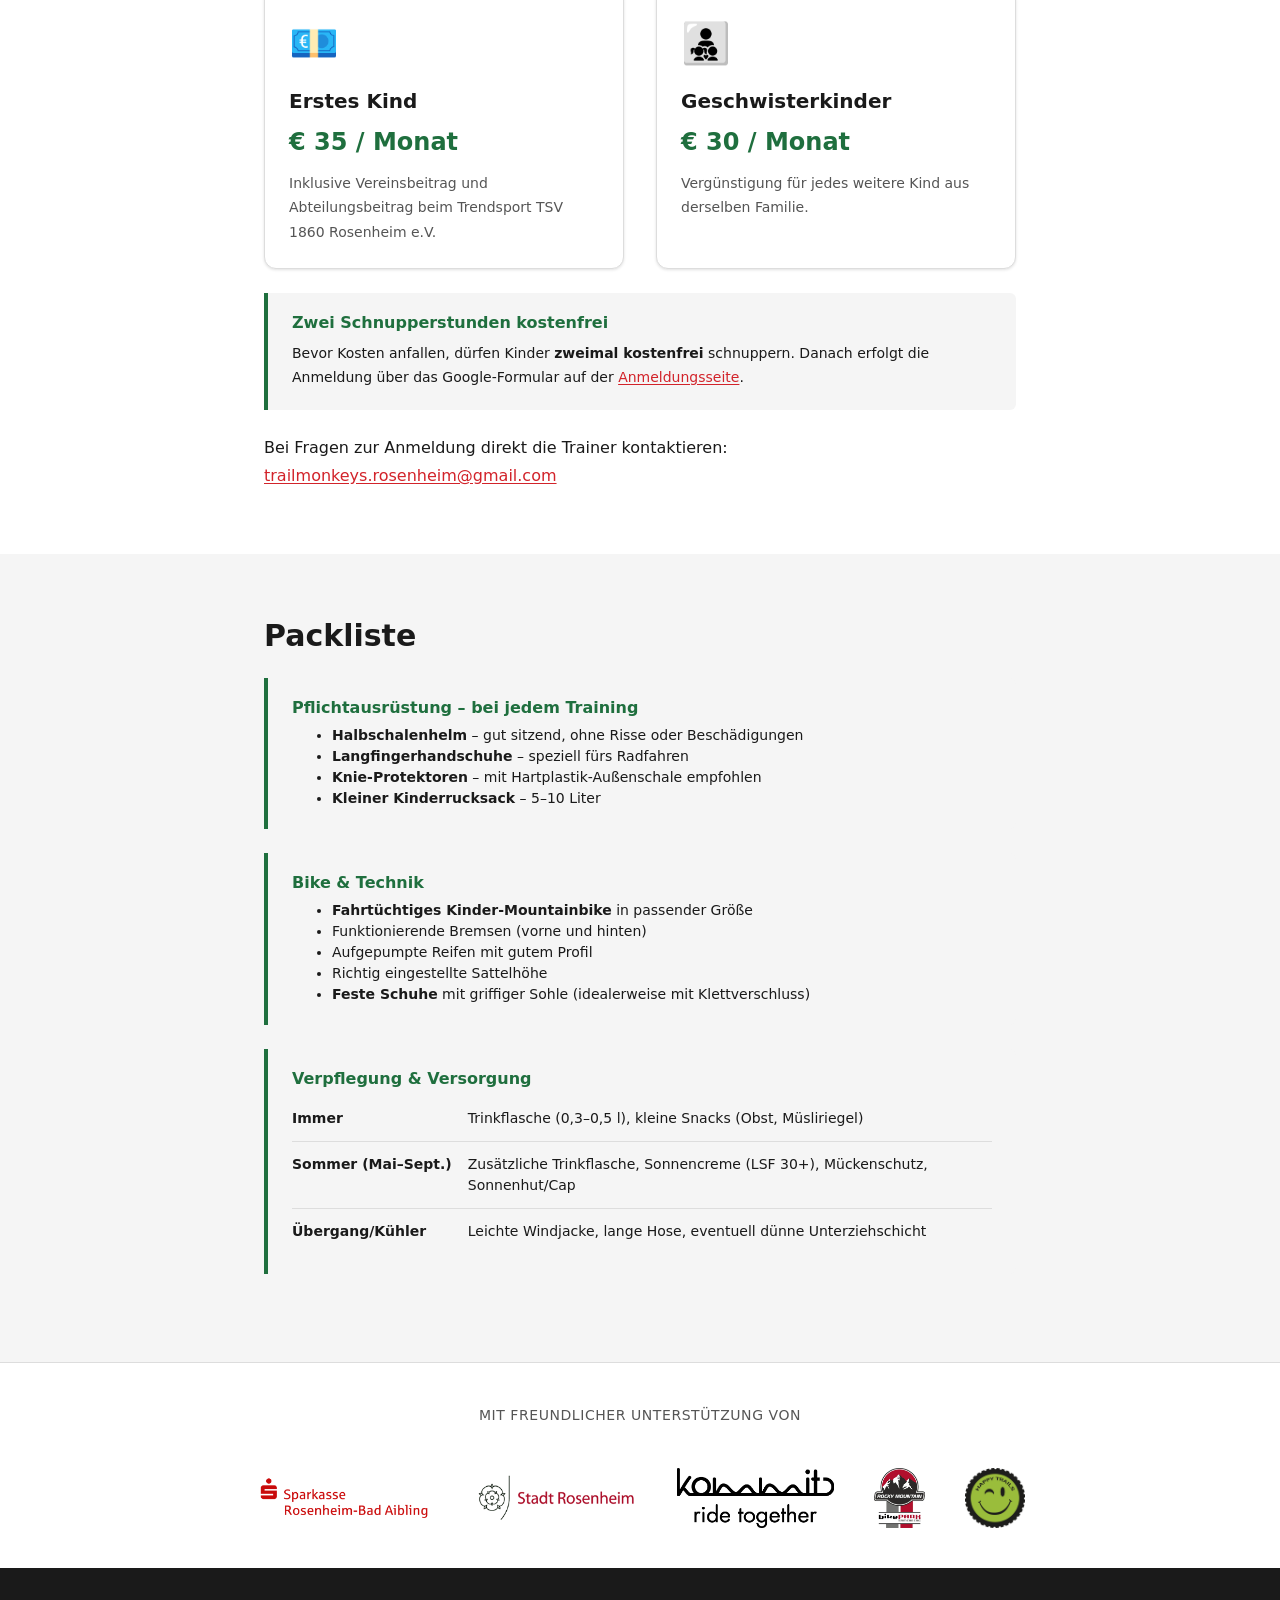
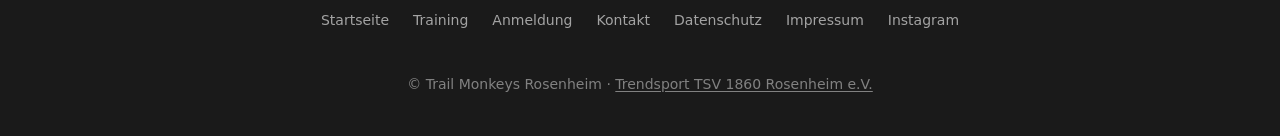
<file: pages/training.html>
<!DOCTYPE html>
<html lang="de">
<head>
  <meta charset="UTF-8">
  <meta name="viewport" content="width=device-width, initial-scale=1.0">
  <title>Training – Trail Monkeys Rosenheim</title>
  <meta name="description" content="Trainingszeiten, Gruppen, Treffpunkt und alle Infos zum Mountainbike-Kurs der Trail Monkeys Rosenheim für Kinder von 4 bis 12 Jahren.">

  <style>
    .schedule-grid {
      display: grid;
      grid-template-columns: repeat(auto-fit, minmax(min(280px, 100%), 1fr));
      gap: var(--space-6);
      margin-top: var(--space-8);
    }
    .schedule-day {
      background: var(--color-white);
      border: 1px solid var(--color-border);
      border-radius: var(--radius-lg);
      overflow: hidden;
      box-shadow: var(--shadow-sm);
    }
    .schedule-day-header {
      background: var(--color-dark);
      color: var(--color-white);
      padding: var(--space-4) var(--space-6);
      font-size: var(--text-xl);
      font-weight: var(--fw-black);
      letter-spacing: 0.03em;
    }
    .schedule-slot {
      display: flex;
      align-items: center;
      gap: var(--space-4);
      padding: var(--space-5) var(--space-6);
      border-bottom: 1px solid var(--color-border);
    }
    .schedule-slot:last-child { border-bottom: none; }
    .schedule-slot-time {
      font-size: var(--text-lg);
      font-weight: var(--fw-black);
      color: var(--color-primary);
      white-space: nowrap;
      min-width: 120px;
    }
    .schedule-slot-group {
      font-size: var(--text-base);
      font-weight: var(--fw-medium);
      color: var(--color-text);
    }
    .schedule-slot-age {
      font-size: var(--text-sm);
      color: var(--color-text-muted);
      margin-top: 2px;
    }
  </style>

  <!-- Favicons -->  <link rel="icon" href="../favicon.ico" sizes="any">  <link rel="icon" href="../assets/img/favicon-32x32.png" type="image/png">  <link rel="apple-touch-icon" href="../assets/img/apple-touch-icon.png">  <!-- Open Graph image -->  <meta property="og:image" content="https://trailmonkeys-rosenheim.de/assets/img/og-image.png">  <meta property="og:image:width" content="512">  <meta property="og:image:height" content="512">  <meta property="og:url" content="https://trailmonkeys-rosenheim.de/pages/training.html">  <link rel="stylesheet" href="../assets/css/design-tokens.css">
  <link rel="stylesheet" href="../assets/css/base.css">
  <link rel="stylesheet" href="../assets/css/layout.css">
  <link rel="stylesheet" href="../assets/css/components.css">
</head>
<body>

  <a class="skip-link" href="#main-content">Zum Hauptinhalt springen</a>
  <input type="checkbox" id="nav-toggle" aria-hidden="true">

  <!-- ====== HEADER / NAV ====== -->
  <header class="site-header" role="banner">
    <nav class="nav-inner" aria-label="Hauptnavigation">
      <a class="nav-logo" href="../index.html" aria-label="Trail Monkeys Rosenheim – Startseite">
        <img src="../assets/img/trail-monkeys-logo-transparent.webp"
             alt="Trail Monkeys Rosenheim Logo"
             width="48" height="48">
      </a>

      <ul class="nav-links" role="list">
        <li><a href="../index.html">Die Trail Monkeys</a></li>
        <li><a href="training.html" aria-current="page">Training</a></li>
        <li><a href="team.html">Team</a></li>
        <li><a href="anmeldung.html">Anmeldung</a></li>
        <li><a href="kontakt.html">Kontakt</a></li>
      </ul>

      <a class="nav-tsv-badge" href="https://tsv1860rosenheim.de/" target="_blank" rel="noopener"
         aria-label="TSV 1860 Rosenheim e.V. (öffnet in neuem Tab)">
        <img src="../assets/img/TSV_1860_Rosenheim_Logo.png" alt="TSV 1860 Rosenheim" height="40">
      </a>

      <label class="nav-toggle-label" for="nav-toggle" aria-label="Menü öffnen/schließen">
        <span></span><span></span><span></span>
      </label>
    </nav>
  </header>

  <!-- ====== PAGE HERO ====== -->
  <div class="page-hero">
    <h1>Training</h1>
    <p>Mittwochs und Freitags – faire Kosten, jede Menge Spaß.</p>
  </div>

  <!-- ====== MAIN ====== -->
  <main id="main-content">

    <!-- Training groups -->
    <section class="section" aria-labelledby="groups-heading">
      <div class="container">
        <h2 id="groups-heading">Trainingszeiten</h2>
        <p>Wir trainieren <strong>Mittwochs und Freitags</strong> in zwei Altersgruppen.
          Während der Schulferien findet kein Training statt.
           Jede Gruppe hat ihren eigenen Slot – so bekommt jedes Kind die passende Betreuung.</p>

        <div class="schedule-grid">

          <!-- Mittwoch -->
          <div class="schedule-day">
            <div class="schedule-day-header">Mittwoch</div>
            <div class="schedule-slot">
              <div class="schedule-slot-time">16:30 – 17:30</div>
              <div>
                <div class="schedule-slot-group">Kleine Trail Monkeys</div>
                <div class="schedule-slot-age">4 – 6 Jahre</div>
              </div>
            </div>
            <div class="schedule-slot">
              <div class="schedule-slot-time">16:30 – 18:00</div>
              <div>
                <div class="schedule-slot-group">Große Trail Monkeys</div>
                <div class="schedule-slot-age">7 – 12 Jahre</div>
              </div>
            </div>
          </div>

          <!-- Freitag -->
          <div class="schedule-day">
            <div class="schedule-day-header">Freitag</div>
            <div class="schedule-slot">
              <div class="schedule-slot-time">16:00 – 17:00</div>
              <div>
                <div class="schedule-slot-group">Kleine Trail Monkeys</div>
                <div class="schedule-slot-age">4 – 6 Jahre</div>
              </div>
            </div>
            <div class="schedule-slot">
              <div class="schedule-slot-time">16:00 – 17:30</div>
              <div>
                <div class="schedule-slot-group">Große Trail Monkeys</div>
                <div class="schedule-slot-age">7 – 12 Jahre</div>
              </div>
            </div>
          </div>

        </div><!-- .schedule-grid -->

        <!-- Season note -->
        <div class="info-box" style="margin-top: var(--space-4);">
          <h4>Saison 2026</h4>
          <p>Das reguläre Training findet von <strong>April bis Oktober</strong> statt.
             Nach den Osterferien geht es los – das <strong>erste Training ist am Mittwoch, 15. April 2026</strong>.
          </p>
        </div>

      </div>
    </section>

    <!-- Meeting point -->
    <section class="section section--alt" aria-labelledby="location-heading">
      <div class="container">
        <h2 id="location-heading">Treffpunkt</h2>

        <div class="info-cols">
          <div>
            <p>
              Das Training findet am <strong>Dirtpark Rosenheim</strong> statt.
              Treffpunkt und Parken am Parkplatz:
            </p>
            <address style="font-style: normal; margin: var(--space-4) 0;">
              <strong>Lortzingstraße 15</strong><br>
              83024 Rosenheim
            </address>
            <p>
              <a href="https://maps.google.com/?q=Lortzingstra%C3%9Fe+15,+83024+Rosenheim"
                 target="_blank" rel="noopener"
                 class="btn btn-outline" style="margin-top: var(--space-2); display: inline-flex;">
                <span aria-hidden="true">📍</span>
                In Google Maps öffnen
              </a>
            </p>
          </div>

          <div>
            <a href="https://maps.google.com/?q=Lortzingstra%C3%9Fe+15,+83024+Rosenheim"
               target="_blank" rel="noopener" aria-label="Dirtpark Rosenheim in Google Maps öffnen">
              <img src="../assets/img/dirtpark-map.webp"
                   alt="Karte: Dirtpark Rosenheim, Lortzingstraße 15"
                   loading="lazy"
                   style="width: 100%; border-radius: var(--radius-lg); border: 1px solid var(--color-border); box-shadow: var(--shadow); display: block;">
            </a>
          </div>
        </div>

      </div>
    </section>

    <!-- Costs -->
    <section class="section" aria-labelledby="costs-heading">
      <div class="container" style="max-width: 800px;">
        <h2 id="costs-heading">Kosten &amp; Anmeldung</h2>

        <div class="info-cols">
          <div class="card">
            <div class="card-icon" aria-hidden="true">💶</div>
            <h3>Erstes Kind</h3>
            <p style="font-size: var(--text-2xl); font-weight: var(--fw-black); color: var(--color-secondary); margin-bottom: var(--space-2);">€ 35 / Monat</p>
            <p>Inklusive Vereinsbeitrag und Abteilungsbeitrag beim Trendsport TSV 1860 Rosenheim e.V.</p>
          </div>
          <div class="card">
            <div class="card-icon" aria-hidden="true">👨‍👧‍👦</div>
            <h3>Geschwisterkinder</h3>
            <p style="font-size: var(--text-2xl); font-weight: var(--fw-black); color: var(--color-secondary); margin-bottom: var(--space-2);">€ 30 / Monat</p>
            <p>Vergünstigung für jedes weitere Kind aus derselben Familie.</p>
          </div>
        </div>

        <div class="info-box" style="margin-top: var(--space-6);">
          <h4>Zwei Schnupperstunden kostenfrei</h4>
          <p>Bevor Kosten anfallen, dürfen Kinder <strong>zweimal kostenfrei</strong> schnuppern.
             Danach erfolgt die Anmeldung über das Google-Formular auf der
             <a href="anmeldung.html">Anmeldungsseite</a>.</p>
        </div>

        <p style="margin-top: var(--space-6);">
          Bei Fragen zur Anmeldung direkt die Trainer kontaktieren:<br>
          <a href="mailto:trailmonkeys.rosenheim@gmail.com">trailmonkeys.rosenheim@gmail.com</a>
        </p>
      </div>
    </section>

    <!-- What to bring -->
    <section class="section section--alt" aria-labelledby="bring-heading">
      <div class="container" style="max-width: 800px;">
        <h2 id="bring-heading">Packliste</h2>

        <!-- Pflichtausrüstung -->
        <div class="info-box">
          <h4>Pflichtausrüstung – bei jedem Training</h4>
          <ul>
            <li><strong>Halbschalenhelm</strong> – gut sitzend, ohne Risse oder Beschädigungen</li>
            <li><strong>Langfingerhandschuhe</strong> – speziell fürs Radfahren</li>
            <li><strong>Knie-Protektoren</strong> – mit Hartplastik-Außenschale empfohlen</li>
            <li><strong>Kleiner Kinderrucksack</strong> – 5–10 Liter</li>
          </ul>

        </div>

        <!-- Bike & Technik -->
        <div class="info-box" style="margin-top: var(--space-4);">
          <h4>Bike &amp; Technik</h4>
          <ul>
            <li><strong>Fahrtüchtiges Kinder-Mountainbike</strong> in passender Größe</li>
            <li>Funktionierende Bremsen (vorne und hinten)</li>
            <li>Aufgepumpte Reifen mit gutem Profil</li>
            <li>Richtig eingestellte Sattelhöhe</li>
            <li><strong>Feste Schuhe</strong> mit griffiger Sohle (idealerweise mit Klettverschluss)</li>
          </ul>
        </div>

        <!-- Verpflegung & Versorgung -->
        <div class="info-box" style="margin-top: var(--space-4);">
          <h4>Verpflegung &amp; Versorgung</h4>
          <table style="width: 100%; border-collapse: collapse; font-size: var(--text-sm);">
            <tbody>
              <tr style="border-bottom: 1px solid var(--color-border);">
                <td style="padding: var(--space-3) var(--space-4) var(--space-3) 0; font-weight: var(--fw-bold); white-space: nowrap; vertical-align: top;">Immer</td>
                <td style="padding: var(--space-3) 0;">Trinkflasche (0,3–0,5 l), kleine Snacks (Obst, Müsliriegel)</td>
              </tr>
              <tr style="border-bottom: 1px solid var(--color-border);">
                <td style="padding: var(--space-3) var(--space-4) var(--space-3) 0; font-weight: var(--fw-bold); white-space: nowrap; vertical-align: top;">Sommer (Mai–Sept.)</td>
                <td style="padding: var(--space-3) 0;">Zusätzliche Trinkflasche, Sonnencreme (LSF 30+), Mückenschutz, Sonnenhut/Cap</td>
              </tr>
              <tr>
                <td style="padding: var(--space-3) var(--space-4) var(--space-3) 0; font-weight: var(--fw-bold); white-space: nowrap; vertical-align: top;">Übergang/Kühler</td>
                <td style="padding: var(--space-3) 0;">Leichte Windjacke, lange Hose, eventuell dünne Unterziehschicht</td>
              </tr>
            </tbody>
          </table>
        </div>

      </div>
    </section>

  </main>

  <!-- ====== SUPPORTERS BAR ====== -->
  <section class="supporters-bar" aria-label="Unsere Unterstützer">
    <div class="container">
      <p class="supporters-label">Mit freundlicher Unterstützung von</p>
      <div class="supporters-grid">
        <a class="supporter-item" href="https://www.sparkasse-ros.de" target="_blank" rel="noopener"
           aria-label="Sparkasse Rosenheim-Bad Aibling">
          <img src="../assets/img/sparkasse.webp" alt="Sparkasse Rosenheim-Bad Aibling">
        </a>
        <a class="supporter-item" href="https://www.rosenheim.de" target="_blank" rel="noopener"
           aria-label="Stadt Rosenheim">
          <img src="../assets/img/stadt-rosenheim.png" alt="Stadt Rosenheim">
        </a>
        <a class="supporter-item" href="https://www.kommit.bike" target="_blank" rel="noopener"
           aria-label="Kommit – ride together">
          <img src="../assets/img/kommit.png" alt="Kommit – ride together">
        </a>
        <a class="supporter-item" href="https://www.bikepark-samerberg.de" target="_blank" rel="noopener"
           aria-label="Bikepark Samerberg">
          <img src="../assets/img/bikepark-samerberg.webp" alt="Bikepark Samerberg">
        </a>
        <a class="supporter-item" href="#" target="_blank" rel="noopener"
           aria-label="Happy Trails">
          <img src="../assets/img/happy-trails.png" alt="Happy Trails">
        </a>
      </div>
    </div>
  </section>

  <!-- ====== FOOTER ====== -->
  <footer class="site-footer" role="contentinfo">
    <div class="container">
      <nav aria-label="Footer Navigation">
        <ul class="footer-links">
          <li><a href="../index.html">Startseite</a></li>
          <li><a href="training.html">Training</a></li>
          <li><a href="anmeldung.html">Anmeldung</a></li>
            <li><a href="kontakt.html">Kontakt</a></li>
          <li><a href="datenschutz.html">Datenschutz</a></li>
          <li><a href="impressum.html">Impressum</a></li>
          <li>
            <a href="https://www.instagram.com/trailmonkeys.rosenheim"
               target="_blank" rel="noopener"
               aria-label="Instagram @trailmonkeys.rosenheim (öffnet in neuem Tab)">Instagram</a>
          </li>
        </ul>
      </nav>
      <p class="footer-copy">
        &copy; Trail Monkeys Rosenheim &middot;
        <a href="https://www.trendsport-rosenheim.de" target="_blank" rel="noopener"
           style="color: rgba(255,255,255,0.45);">Trendsport TSV 1860 Rosenheim e.V.</a>
      </p>
    </div>
  </footer>

</body>
</html>
</file>
<file: assets/css/design-tokens.css>
/* ============================================================
   design-tokens.css — Trail Monkeys Rosenheim
   Central design tokens. Import this file first.
   ============================================================ */

:root {
  /* --- Colors --- */
  --color-primary:        #D2232A;          /* TSV red — primary CTAs */
  --color-primary-hover:  #b01e22;
  --color-secondary:      #1F6F3E;          /* trail green — secondary CTAs */
  --color-secondary-hover:#175e33;
  --color-dark:           #1a1a1a;          /* nav, overlays */
  --color-dark-mid:       #2c2c2c;
  --color-light:          #f5f5f5;
  --color-white:          #ffffff;
  --color-text:           #1a1a1a;
  --color-text-muted:     #555555;
  --color-border:         #dddddd;
  --color-overlay:        rgba(0, 0, 0, 0.50); /* hero dark overlay */
  --color-hero-fallback:  #1a1a1a;          /* shown if hero image missing */

  /* --- Typography --- */
  /* TODO: replace system stack with licensed woff2 files in /assets/fonts/
     and update @font-face declarations in base.css */
  --font-heading: system-ui, -apple-system, 'Segoe UI', Arial, sans-serif;
  --font-body:    system-ui, -apple-system, 'Segoe UI', Arial, sans-serif;
  --font-mono:    'Menlo', 'Consolas', monospace;

  --text-xs:   0.75rem;
  --text-sm:   0.875rem;
  --text-base: 1rem;
  --text-lg:   1.125rem;
  --text-xl:   1.25rem;
  --text-2xl:  1.5rem;
  --text-3xl:  1.875rem;
  --text-4xl:  2.25rem;
  --text-5xl:  3rem;

  --fw-normal: 400;
  --fw-medium: 500;
  --fw-bold:   700;
  --fw-black:  900;

  --leading-tight:  1.2;
  --leading-normal: 1.5;
  --leading-loose:  1.75;

  /* --- Spacing --- */
  --space-1:  0.25rem;
  --space-2:  0.5rem;
  --space-3:  0.75rem;
  --space-4:  1rem;
  --space-5:  1.25rem;
  --space-6:  1.5rem;
  --space-8:  2rem;
  --space-10: 2.5rem;
  --space-12: 3rem;
  --space-16: 4rem;
  --space-20: 5rem;
  --space-24: 6rem;

  /* --- Layout --- */
  --max-width:       1200px;
  --nav-height:      72px;
  --section-padding: var(--space-16) var(--space-6);

  /* --- Borders --- */
  --radius-sm: 4px;
  --radius:    6px;
  --radius-lg: 12px;
  --radius-xl: 20px;

  /* --- Shadows --- */
  --shadow-sm: 0 1px 3px rgba(0,0,0,0.12);
  --shadow:    0 2px 8px rgba(0,0,0,0.15);
  --shadow-lg: 0 8px 24px rgba(0,0,0,0.18);

  /* --- Transitions --- */
  --transition: 150ms ease;
  --transition-slow: 300ms ease;
}
</file>
<file: assets/css/base.css>
/* ============================================================
   base.css — Trail Monkeys Rosenheim
   Reset, typography defaults, global element styles.
   ============================================================ */

/* --- Box model reset --- */
*, *::before, *::after {
  box-sizing: border-box;
  margin: 0;
  padding: 0;
}

/* --- Document --- */
html {
  font-size: 16px;
  scroll-behavior: smooth;
  -webkit-text-size-adjust: 100%;
}

body {
  font-family: var(--font-body);
  font-size: var(--text-base);
  font-weight: var(--fw-normal);
  line-height: var(--leading-normal);
  color: var(--color-text);
  background-color: var(--color-white);
  min-height: 100vh;
}

/* --- Skip link (accessibility) --- */
.skip-link {
  position: absolute;
  top: -100%;
  left: var(--space-4);
  background: var(--color-primary);
  color: var(--color-white);
  padding: var(--space-2) var(--space-4);
  border-radius: var(--radius);
  font-weight: var(--fw-bold);
  z-index: 9999;
  text-decoration: none;
  transition: top var(--transition);
}
.skip-link:focus {
  top: var(--space-2);
}

/* --- Headings --- */
h1, h2, h3, h4, h5, h6 {
  font-family: var(--font-heading);
  font-weight: var(--fw-bold);
  line-height: var(--leading-tight);
  color: var(--color-text);
}

h1 { font-size: var(--text-4xl); }
h2 { font-size: var(--text-3xl); }
h3 { font-size: var(--text-2xl); }
h4 { font-size: var(--text-xl); }
h5 { font-size: var(--text-lg); }
h6 { font-size: var(--text-base); }

/* --- Body text --- */
p {
  margin-bottom: var(--space-4);
  line-height: var(--leading-loose);
  color: var(--color-text);
}
p:last-child { margin-bottom: 0; }

/* --- Links --- */
a {
  color: var(--color-primary);
  text-decoration: underline;
  text-underline-offset: 2px;
  transition: color var(--transition);
}
a:hover { color: var(--color-primary-hover); }
a:focus-visible {
  outline: 3px solid var(--color-primary);
  outline-offset: 2px;
  border-radius: var(--radius-sm);
}

/* --- Lists --- */
ul, ol {
  padding-left: var(--space-6);
  margin-bottom: var(--space-4);
}
li { margin-bottom: var(--space-2); }

/* --- Images --- */
img, picture, video, canvas, svg {
  display: block;
  max-width: 100%;
}

/* --- Form elements --- */
input, button, textarea, select {
  font: inherit;
}

/* --- Tables --- */
table {
  border-collapse: collapse;
  width: 100%;
}

/* --- Horizontal rule --- */
hr {
  border: none;
  border-top: 1px solid var(--color-border);
  margin: var(--space-8) 0;
}

/* --- Focus ring (global, accessible) --- */
:focus-visible {
  outline: 3px solid var(--color-primary);
  outline-offset: 2px;
}

/* --- Utility: visually hidden (screen-reader only) --- */
.sr-only {
  position: absolute;
  width: 1px;
  height: 1px;
  padding: 0;
  margin: -1px;
  overflow: hidden;
  clip: rect(0, 0, 0, 0);
  white-space: nowrap;
  border: 0;
}

/* --- Responsive images --- */
.img-responsive {
  width: 100%;
  height: auto;
  object-fit: cover;
}

/* --- Section spacing --- */
.section {
  padding: var(--space-16) var(--space-6);
}
.section--alt {
  background-color: var(--color-light);
}

/* --- Container --- */
.container {
  max-width: var(--max-width);
  margin: 0 auto;
  padding: 0 var(--space-6);
}

/* ---- RESPONSIVE GLOBALS ---- */

/* Scale down section padding and headings on smaller screens */
@media (max-width: 768px) {
  .section {
    padding: var(--space-10) var(--space-4);
  }

  h1 { font-size: var(--text-3xl); }
  h2 { font-size: var(--text-2xl); }
  h3 { font-size: var(--text-xl); }

  .container {
    padding: 0 var(--space-4);
  }
}

@media (max-width: 480px) {
  .section {
    padding: var(--space-8) var(--space-4);
  }

  h1 { font-size: var(--text-2xl); }
  h2 { font-size: var(--text-xl); }
  h3 { font-size: var(--text-lg); }

  .container {
    padding: 0 var(--space-3);
  }
}
</file>
<file: assets/css/layout.css>
/* ============================================================
   layout.css — Trail Monkeys Rosenheim
   Header, nav, hero, main, footer, page grid.
   ============================================================ */

/* ---- HEADER / NAV ---- */

.site-header {
  position: fixed;
  top: 0;
  left: 0;
  right: 0;
  z-index: 100;
  height: var(--nav-height);
  background-color: rgba(26, 26, 26, 0.96);
  backdrop-filter: blur(6px);
  -webkit-backdrop-filter: blur(6px);
  border-bottom: 1px solid rgba(255,255,255,0.08);
}

@media (max-width: 768px) {
  :root { --nav-height: 80px; }
}

.nav-inner {
  max-width: var(--max-width);
  margin: 0 auto;
  padding: 0 var(--space-6);
  height: 100%;
  display: flex;
  align-items: center;
  justify-content: space-between;
  gap: var(--space-6);
}

/* Nav logo */
.nav-logo {
  display: flex;
  align-items: center;
  text-decoration: none;
  flex-shrink: 0;
}
.nav-logo img {
  height: 48px;
  width: auto;
}

/* Nav links */
.nav-links {
  display: flex;
  align-items: center;
  gap: var(--space-1);
  list-style: none;
  padding: 0;
  margin: 0;
}
.nav-links a {
  display: block;
  padding: var(--space-2) var(--space-4);
  color: rgba(255,255,255,0.85);
  text-decoration: none;
  font-size: var(--text-base);
  font-weight: var(--fw-bold);
  letter-spacing: 0.02em;
  border-radius: var(--radius);
  transition: color var(--transition), background-color var(--transition);
  white-space: nowrap;
}
.nav-links a:hover,
.nav-links a[aria-current="page"] {
  color: var(--color-white);
  background-color: rgba(255,255,255,0.1);
}
.nav-links a:focus-visible {
  outline: 2px solid var(--color-primary);
  outline-offset: 2px;
}

/* TSV badge */
.nav-tsv-badge {
  flex-shrink: 0;
  display: flex;
  align-items: center;
}
.nav-tsv-badge img {
  height: 40px;
  width: auto;
  opacity: 0.9;
}

/* --- Hamburger (CSS-only, no JS) --- */
.nav-toggle-label {
  display: none;
  cursor: pointer;
  flex-direction: column;
  gap: 5px;
  padding: var(--space-2);
}
.nav-toggle-label span {
  display: block;
  width: 24px;
  height: 2px;
  background-color: var(--color-white);
  border-radius: 2px;
  transition: transform var(--transition), opacity var(--transition);
}

#nav-toggle {
  display: none; /* hidden checkbox */
}

/* Mobile nav */
@media (max-width: 768px) {
  .nav-toggle-label {
    display: flex;
    order: 3;
  }

  .nav-links {
    display: none;
    position: absolute;
    top: var(--nav-height);
    left: 0;
    right: 0;
    flex-direction: column;
    align-items: stretch;
    background-color: rgba(26,26,26,0.98);
    padding: var(--space-4);
    gap: var(--space-1);
    border-bottom: 1px solid rgba(255,255,255,0.1);
  }
  #nav-toggle:checked ~ .site-header .nav-links {
    display: flex;
  }

  /* Animate hamburger to X when open */
  #nav-toggle:checked ~ .site-header .nav-toggle-label span:nth-child(1) {
    transform: translateY(7px) rotate(45deg);
  }
  #nav-toggle:checked ~ .site-header .nav-toggle-label span:nth-child(2) {
    opacity: 0;
  }
  #nav-toggle:checked ~ .site-header .nav-toggle-label span:nth-child(3) {
    transform: translateY(-7px) rotate(-45deg);
  }

  .nav-logo img { height: 40px; }
}


/* ---- HERO ---- */

.hero {
  position: relative;
  min-height: 100vh;
  min-height: 100dvh;
  display: flex;
  align-items: flex-start;
  background-color: var(--color-hero-fallback);
  overflow: hidden;
}

/* Hero background image via <picture> */
.hero-bg {
  position: absolute;
  inset: 0;
  z-index: 0;
}
.hero-bg img {
  width: 100%;
  height: 100%;
  object-fit: cover;
  object-position: center top;
}

/* Dark overlay — gradient darker on left where text lives */
.hero::after {
  content: '';
  position: absolute;
  inset: 0;
  background: linear-gradient(
    to right,
    rgba(0,0,0,0.72) 0%,
    rgba(0,0,0,0.55) 45%,
    rgba(0,0,0,0.35) 100%
  );
  z-index: 1;
}

.hero-content {
  position: relative;
  z-index: 2;
  max-width: var(--max-width);
  width: 100%;
  margin: 0 auto;
  padding: calc(var(--nav-height) + 100px) var(--space-6) var(--space-16);
}

.hero-logo {
  margin-bottom: var(--space-4);
}
.hero-logo img {
  height: 300px;
  width: auto;
  filter: drop-shadow(0 4px 20px rgba(0,0,0,0.6));
}

.hero h1 {
  font-size: clamp(var(--text-3xl), 5vw, var(--text-5xl));
  font-weight: var(--fw-black);
  color: var(--color-white);
  text-shadow: 0 2px 8px rgba(0,0,0,0.6);
  margin-bottom: var(--space-3);
  max-width: 680px;
}

.hero-subtitle {
  font-size: clamp(var(--text-xl), 2.5vw, var(--text-3xl));
  font-weight: var(--fw-bold);
  color: rgba(255,255,255,0.95);
  text-shadow: 0 2px 6px rgba(0,0,0,0.5);
  margin-bottom: var(--space-3);
  max-width: 580px;
}

.hero-tagline {
  font-size: clamp(var(--text-base), 1.5vw, var(--text-lg));
  color: rgba(255,255,255,0.82);
  text-shadow: 0 1px 4px rgba(0,0,0,0.5);
  margin-bottom: var(--space-10);
  max-width: 500px;
  line-height: var(--leading-normal);
}

.hero-ctas {
  display: flex;
  flex-wrap: wrap;
  gap: var(--space-4);
  align-items: center;
}

/* Scroll indicator */
.scroll-indicator {
  position: absolute;
  bottom: var(--space-8);
  left: 50%;
  transform: translateX(-50%);
  z-index: 3;
  display: flex;
  align-items: center;
  justify-content: center;
  width: 44px;
  height: 44px;
  color: rgba(255,255,255,0.75);
  text-decoration: none;
  animation: scroll-bounce 2s ease-in-out infinite;
  transition: color var(--transition);
}
.scroll-indicator:hover {
  color: var(--color-white);
}
.scroll-indicator svg {
  width: 32px;
  height: 32px;
}
@keyframes scroll-bounce {
  0%, 100% { transform: translateX(-50%) translateY(0); }
  50%       { transform: translateX(-50%) translateY(8px); }
}

@media (max-width: 480px) {
  .hero-logo img { height: 200px; }
  .hero-ctas { flex-direction: column; align-items: stretch; }
}


/* ---- MAIN CONTENT ---- */

main {
  padding-top: 0; /* hero is full viewport, main starts after */
}

/* Page hero (non-index pages) */
.page-hero {
  padding: calc(var(--nav-height) + var(--space-12)) var(--space-6) var(--space-10);
  background: linear-gradient(135deg, var(--color-dark) 0%, var(--color-dark-mid) 100%);
  color: var(--color-white);
  text-align: center;
}
.page-hero h1 {
  color: var(--color-white);
  font-size: clamp(var(--text-2xl), 4vw, var(--text-4xl));
}
.page-hero p {
  color: rgba(255,255,255,0.8);
  max-width: 600px;
  margin: var(--space-3) auto 0;
  font-size: clamp(var(--text-sm), 2vw, var(--text-base));
}

@media (max-width: 480px) {
  .page-hero {
    padding: calc(var(--nav-height) + var(--space-8)) var(--space-4) var(--space-8);
  }
}


/* ---- SECTIONS ---- */

.section-intro {
  padding: var(--space-16) var(--space-6);
}
.section-intro .container {
  max-width: 800px;
}
.section-intro h2 {
  margin-bottom: var(--space-6);
  font-size: clamp(var(--text-2xl), 3vw, var(--text-3xl));
}

/* Feature cards grid */
.cards-grid {
  display: grid;
  grid-template-columns: repeat(auto-fit, minmax(min(260px, 100%), 1fr));
  gap: var(--space-6);
  margin-top: var(--space-8);
}

/* Info columns (training groups) */
.info-cols {
  display: grid;
  grid-template-columns: repeat(auto-fit, minmax(min(280px, 100%), 1fr));
  gap: var(--space-8);
  margin-top: var(--space-8);
}


/* ---- SUPPORTERS BAR ---- */

.supporters-bar {
  background-color: var(--color-white);
  border-top: 1px solid var(--color-border);
  padding: var(--space-10) var(--space-6);
  text-align: center;
}
.supporters-bar .container {
  display: flex;
  flex-direction: column;
  align-items: center;
  gap: var(--space-6);
}
.supporters-label {
  font-size: var(--text-sm);
  font-weight: var(--fw-medium);
  color: var(--color-text-muted);
  letter-spacing: 0.04em;
  text-transform: uppercase;
}
.supporters-grid {
  display: flex;
  flex-wrap: wrap;
  justify-content: center;
  align-items: center;
  gap: var(--space-8) var(--space-10);
}
.supporter-item {
  display: flex;
  align-items: center;
  justify-content: center;
  text-decoration: none;
  transition: opacity var(--transition);
}
.supporter-item:hover {
  opacity: 0.75;
}
.supporter-item img {
  /* TODO: replace placeholder spans with real logos once available */
  max-height: 60px;
  max-width: 180px;
  width: auto;
  object-fit: contain;
  filter: grayscale(20%);
  transition: filter var(--transition);
}
.supporter-item:hover img {
  filter: grayscale(0%);
}
/* Text-only placeholder styling (used until real logos are added) */
.supporter-name {
  font-size: var(--text-sm);
  font-weight: var(--fw-bold);
  color: var(--color-text-muted);
  white-space: nowrap;
  padding: var(--space-2) var(--space-4);
  border: 1px solid var(--color-border);
  border-radius: var(--radius);
}

@media (max-width: 600px) {
  .supporters-grid {
    gap: var(--space-5) var(--space-6);
  }
  .supporter-item img {
    max-height: 44px;
    max-width: 140px;
  }
}


/* ---- FOOTER ---- */

.site-footer {
  background-color: var(--color-dark);
  color: rgba(255,255,255,0.7);
  padding: var(--space-10) var(--space-6);
  text-align: center;
}
.site-footer .container {
  display: flex;
  flex-direction: column;
  align-items: center;
  gap: var(--space-4);
}
.footer-links {
  display: flex;
  flex-wrap: wrap;
  justify-content: center;
  gap: var(--space-2) var(--space-6);
  list-style: none;
  padding: 0;
}
.footer-links a {
  color: rgba(255,255,255,0.6);
  text-decoration: none;
  font-size: var(--text-sm);
  transition: color var(--transition);
}
.footer-links a:hover { color: var(--color-white); }
.footer-copy {
  font-size: var(--text-sm);
  color: rgba(255,255,255,0.45);
}
</file>
<file: assets/css/components.css>
/* ============================================================
   components.css — Trail Monkeys Rosenheim
   Buttons, cards, training info, lightbox, form, gallery.
   ============================================================ */

/* ---- BUTTONS ---- */

.btn {
  display: inline-flex;
  align-items: center;
  justify-content: center;
  gap: var(--space-2);
  padding: var(--space-3) var(--space-6);
  min-height: 44px; /* touch target */
  border: 2px solid transparent;
  border-radius: var(--radius-xl);
  font-family: var(--font-body);
  font-size: var(--text-base);
  font-weight: var(--fw-bold);
  line-height: 1;
  text-decoration: none;
  cursor: pointer;
  transition: background-color var(--transition), color var(--transition),
              border-color var(--transition), transform var(--transition),
              box-shadow var(--transition);
  white-space: nowrap;
  user-select: none;
  -webkit-tap-highlight-color: transparent;
}

@media (max-width: 480px) {
  .btn {
    width: 100%;
    justify-content: center;
  }
  /* Keep auto width for standalone buttons inside content sections */
  .section .btn:not(.btn-outline + .btn-outline) {
    width: auto;
  }
}

.btn:focus-visible {
  outline: 3px solid var(--color-white);
  outline-offset: 3px;
}

.btn:active {
  transform: translateY(1px);
}

/* Primary: TSV red */
.btn-primary {
  background-color: var(--color-primary);
  color: var(--color-white);
  border-color: var(--color-primary);
}
.btn-primary:hover {
  background-color: var(--color-primary-hover);
  border-color: var(--color-primary-hover);
  color: var(--color-white);
  box-shadow: var(--shadow);
  text-decoration: none;
}

/* Secondary: trail green */
.btn-secondary {
  background-color: var(--color-secondary);
  color: var(--color-white);
  border-color: var(--color-secondary);
}
.btn-secondary:hover {
  background-color: var(--color-secondary-hover);
  border-color: var(--color-secondary-hover);
  color: var(--color-white);
  box-shadow: var(--shadow);
  text-decoration: none;
}

/* Outline variant */
.btn-outline {
  background-color: transparent;
  color: var(--color-primary);
  border-color: var(--color-primary);
}
.btn-outline:hover {
  background-color: var(--color-primary);
  color: var(--color-white);
  text-decoration: none;
}

/* Button icon */
.btn-icon {
  font-size: 1.1em;
  line-height: 1;
}


/* ---- CARDS ---- */

.card {
  background: var(--color-white);
  border: 1px solid var(--color-border);
  border-radius: var(--radius-lg);
  padding: var(--space-6);
  box-shadow: var(--shadow-sm);
  transition: box-shadow var(--transition-slow), transform var(--transition-slow);
}
.card:hover {
  box-shadow: var(--shadow);
  transform: translateY(-2px);
}
.card-icon {
  font-size: 2.5rem;
  margin-bottom: var(--space-4);
}
.card h3 {
  font-size: var(--text-xl);
  margin-bottom: var(--space-2);
  color: var(--color-text);
}
.card p {
  font-size: var(--text-sm);
  color: var(--color-text-muted);
}


/* ---- TRAINING GROUP BLOCKS ---- */

.training-group {
  background: var(--color-white);
  border: 1px solid var(--color-border);
  border-radius: var(--radius-lg);
  overflow: hidden;
  box-shadow: var(--shadow-sm);
}
.training-group-header {
  background: var(--color-dark);
  color: var(--color-white);
  padding: var(--space-5) var(--space-6);
  display: flex;
  align-items: center;
  flex-wrap: wrap;
  gap: var(--space-3);
}
.training-group-header .group-label {
  display: inline-block;
  background: var(--color-primary);
  color: var(--color-white);
  font-size: var(--text-xs);
  font-weight: var(--fw-bold);
  letter-spacing: 0.08em;
  text-transform: uppercase;
  padding: var(--space-1) var(--space-3);
  border-radius: var(--radius-xl);
}
.training-group-header h3 {
  color: var(--color-white);
  font-size: var(--text-xl);
  margin: 0;
}
.training-group-body {
  padding: var(--space-6);
}
.training-detail-row {
  display: flex;
  gap: var(--space-3);
  align-items: flex-start;
  padding: var(--space-3) 0;
  border-bottom: 1px solid var(--color-border);
}
.training-detail-row:last-child { border-bottom: none; }
.training-detail-row .detail-icon {
  font-size: 1.2rem;
  min-width: 1.5rem;
  text-align: center;
  margin-top: 1px;
}
.training-detail-row .detail-label {
  font-size: var(--text-xs);
  font-weight: var(--fw-bold);
  text-transform: uppercase;
  letter-spacing: 0.06em;
  color: var(--color-text-muted);
  display: block;
  margin-bottom: var(--space-1);
}
.training-detail-row .detail-value {
  font-size: var(--text-base);
  color: var(--color-text);
  margin: 0;
}


/* ---- INFO BOX ---- */

.info-box {
  background: var(--color-light);
  border-left: 4px solid var(--color-secondary);
  border-radius: 0 var(--radius) var(--radius) 0;
  padding: var(--space-5) var(--space-6);
  margin: var(--space-6) 0;
}
.info-box h4 {
  font-size: var(--text-base);
  font-weight: var(--fw-bold);
  margin-bottom: var(--space-2);
  color: var(--color-secondary);
}
.info-box p, .info-box li {
  font-size: var(--text-sm);
  color: var(--color-text);
  margin: 0;
}
.info-box ul { margin: var(--space-2) 0 0 var(--space-4); }


/* ---- CONTACT BLOCK ---- */

.contact-block {
  display: flex;
  flex-direction: column;
  gap: var(--space-4);
}
.contact-item {
  display: flex;
  align-items: flex-start;
  gap: var(--space-4);
  padding: var(--space-5);
  background: var(--color-white);
  border: 1px solid var(--color-border);
  border-radius: var(--radius-lg);
  min-width: 0; /* prevent overflow in flex context */
}
.contact-item-text {
  min-width: 0;
  word-break: break-word;
}
.contact-item-icon {
  font-size: 1.5rem;
  min-width: 2rem;
  text-align: center;
}
.contact-item-text strong {
  display: block;
  font-weight: var(--fw-bold);
  margin-bottom: var(--space-1);
}
.contact-item-text p {
  font-size: var(--text-sm);
  color: var(--color-text-muted);
  margin: 0;
}
.contact-item-text a {
  font-size: var(--text-sm);
  color: var(--color-primary);
}


/* ---- GALLERY GRID ---- */

.gallery-grid {
  display: grid;
  grid-template-columns: repeat(3, 1fr);
  gap: var(--space-3);
}
@media (max-width: 900px) {
  .gallery-grid { grid-template-columns: repeat(2, 1fr); }
}
@media (max-width: 480px) {
  .gallery-grid { grid-template-columns: 1fr; }
}

.gallery-item {
  cursor: pointer;
  border-radius: var(--radius);
  overflow: hidden;
  aspect-ratio: 4/3;
  background: var(--color-light);
  border: 1px solid var(--color-border);
  transition: transform var(--transition-slow), box-shadow var(--transition-slow);
  position: relative;
}
.gallery-item:hover {
  transform: scale(1.02);
  box-shadow: var(--shadow-lg);
}
.gallery-item:focus-visible {
  outline: 3px solid var(--color-primary);
  outline-offset: 2px;
}
.gallery-item img {
  width: 100%;
  height: 100%;
  object-fit: cover;
}

/* Placeholder tile when no image present */
.gallery-placeholder {
  display: flex;
  flex-direction: column;
  align-items: center;
  justify-content: center;
  width: 100%;
  height: 100%;
  background: var(--color-light);
  color: var(--color-text-muted);
  font-size: var(--text-sm);
  gap: var(--space-2);
}
.gallery-placeholder span { font-size: 2rem; }


/* ---- LIGHTBOX ---- */

.lightbox-overlay {
  display: none;
  position: fixed;
  inset: 0;
  z-index: 1000;
  background: rgba(0,0,0,0.92);
  align-items: center;
  justify-content: center;
}
.lightbox-overlay.is-open {
  display: flex;
}

.lightbox-inner {
  position: relative;
  max-width: min(90vw, 1000px);
  max-height: 90vh;
  display: flex;
  flex-direction: column;
  align-items: center;
  gap: var(--space-4);
}

.lightbox-img {
  max-width: 100%;
  max-height: 80vh;
  object-fit: contain;
  border-radius: var(--radius);
  box-shadow: 0 8px 40px rgba(0,0,0,0.8);
}

.lightbox-caption {
  color: rgba(255,255,255,0.75);
  font-size: var(--text-sm);
  text-align: center;
}

.lightbox-close {
  position: absolute;
  top: calc(-1 * var(--space-12));
  right: 0;
  background: rgba(255,255,255,0.15);
  border: none;
  color: var(--color-white);
  font-size: 1.5rem;
  width: 44px;
  height: 44px;
  border-radius: 50%;
  cursor: pointer;
  display: flex;
  align-items: center;
  justify-content: center;
  transition: background-color var(--transition);
  line-height: 1;
  -webkit-tap-highlight-color: transparent;
}

@media (max-width: 600px) {
  .lightbox-inner {
    max-width: 96vw;
    gap: var(--space-3);
  }
  .lightbox-close {
    top: -var(--space-10);
    top: -2.5rem;
  }
  .lightbox-img {
    max-height: 65vh;
  }
  .lightbox-btn {
    padding: var(--space-2) var(--space-3);
    font-size: var(--text-base);
  }
}
.lightbox-close:hover { background: rgba(255,255,255,0.3); }
.lightbox-close:focus-visible {
  outline: 2px solid var(--color-white);
  outline-offset: 2px;
}

.lightbox-nav {
  display: flex;
  gap: var(--space-4);
  margin-top: var(--space-2);
}
.lightbox-btn {
  background: rgba(255,255,255,0.15);
  border: none;
  color: var(--color-white);
  font-size: 1.25rem;
  padding: var(--space-2) var(--space-5);
  border-radius: var(--radius-xl);
  cursor: pointer;
  transition: background-color var(--transition);
}
.lightbox-btn:hover { background: rgba(255,255,255,0.3); }
.lightbox-btn:focus-visible {
  outline: 2px solid var(--color-white);
  outline-offset: 2px;
}
.lightbox-counter {
  color: rgba(255,255,255,0.55);
  font-size: var(--text-sm);
  align-self: center;
}


/* ---- FORM / ANMELDUNG ---- */

.form-wrapper {
  background: var(--color-white);
  border: 1px solid var(--color-border);
  border-radius: var(--radius-lg);
  overflow: hidden;
  box-shadow: var(--shadow-sm);
}
.form-wrapper iframe {
  width: 100%;
  height: 800px;
  border: none;
  display: block;
}

@media (max-width: 600px) {
  .form-wrapper iframe {
    height: 600px;
  }
}
.form-fallback {
  padding: var(--space-4) var(--space-6);
  background: var(--color-light);
  border-top: 1px solid var(--color-border);
  font-size: var(--text-sm);
  color: var(--color-text-muted);
}
.form-fallback a {
  color: var(--color-primary);
  font-weight: var(--fw-medium);
}
.form-privacy-note {
  margin-top: var(--space-4);
  padding: var(--space-4);
  background: var(--color-light);
  border-radius: var(--radius);
  font-size: var(--text-sm);
  color: var(--color-text-muted);
  border: 1px solid var(--color-border);
}


/* ---- TRAINERS LIST ---- */

.trainers-list {
  display: flex;
  flex-wrap: wrap;
  gap: var(--space-4);
  margin-top: var(--space-6);
}
.trainer-card {
  flex: 1 1 220px;
  display: flex;
  align-items: center;
  gap: var(--space-4);
  padding: var(--space-4) var(--space-5);
  background: var(--color-white);
  border: 1px solid var(--color-border);
  border-radius: var(--radius-lg);
  box-shadow: var(--shadow-sm);
}
.trainer-avatar {
  width: 48px;
  height: 48px;
  border-radius: 50%;
  background: var(--color-primary);
  display: flex;
  align-items: center;
  justify-content: center;
  color: var(--color-white);
  font-size: 1.25rem;
  font-weight: var(--fw-bold);
  flex-shrink: 0;
}
.trainer-info strong {
  display: block;
  font-weight: var(--fw-bold);
  font-size: var(--text-base);
}
.trainer-info a {
  font-size: var(--text-sm);
  color: var(--color-primary);
}


/* ---- TODO BADGE (indicates placeholder content) ---- */

.todo-badge {
  display: inline-block;
  background: #fff3cd;
  color: #856404;
  border: 1px solid #ffc107;
  border-radius: var(--radius-sm);
  font-size: var(--text-xs);
  font-weight: var(--fw-bold);
  padding: 2px 6px;
  vertical-align: middle;
}
</file>
